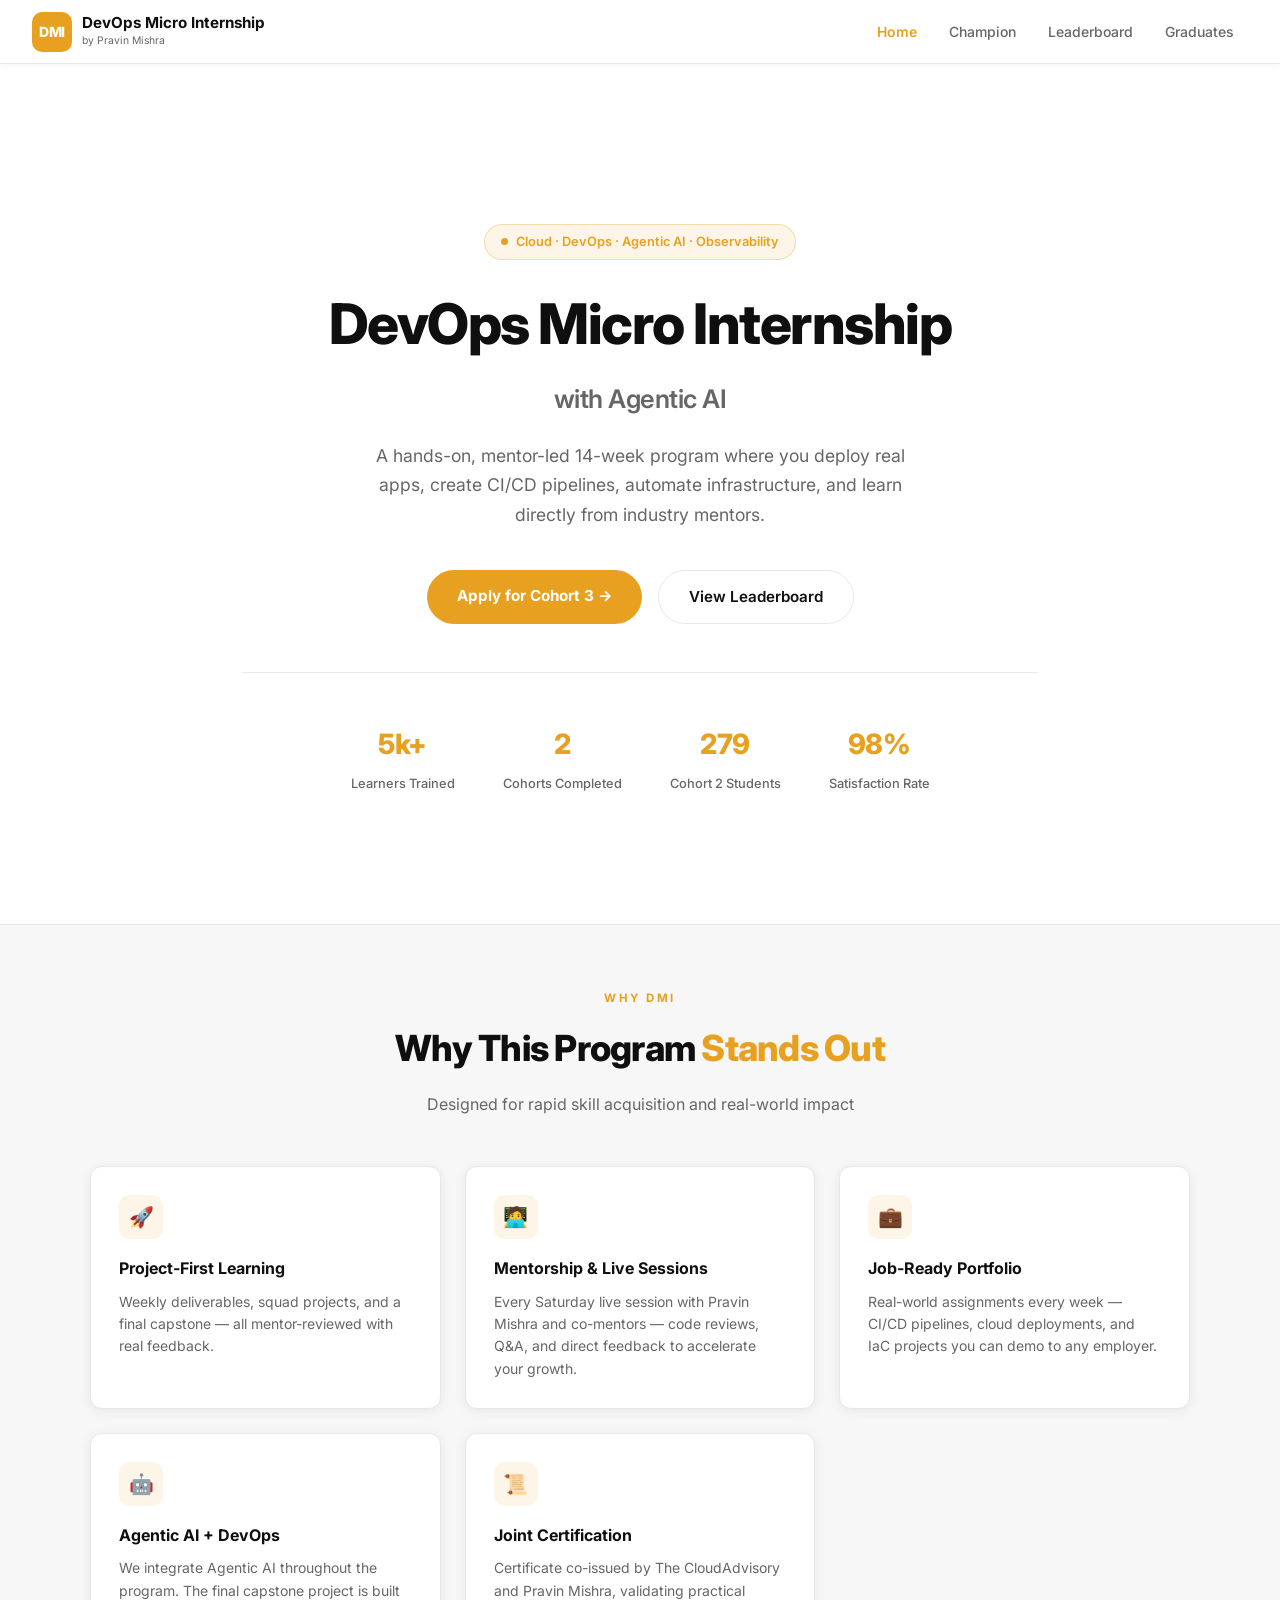
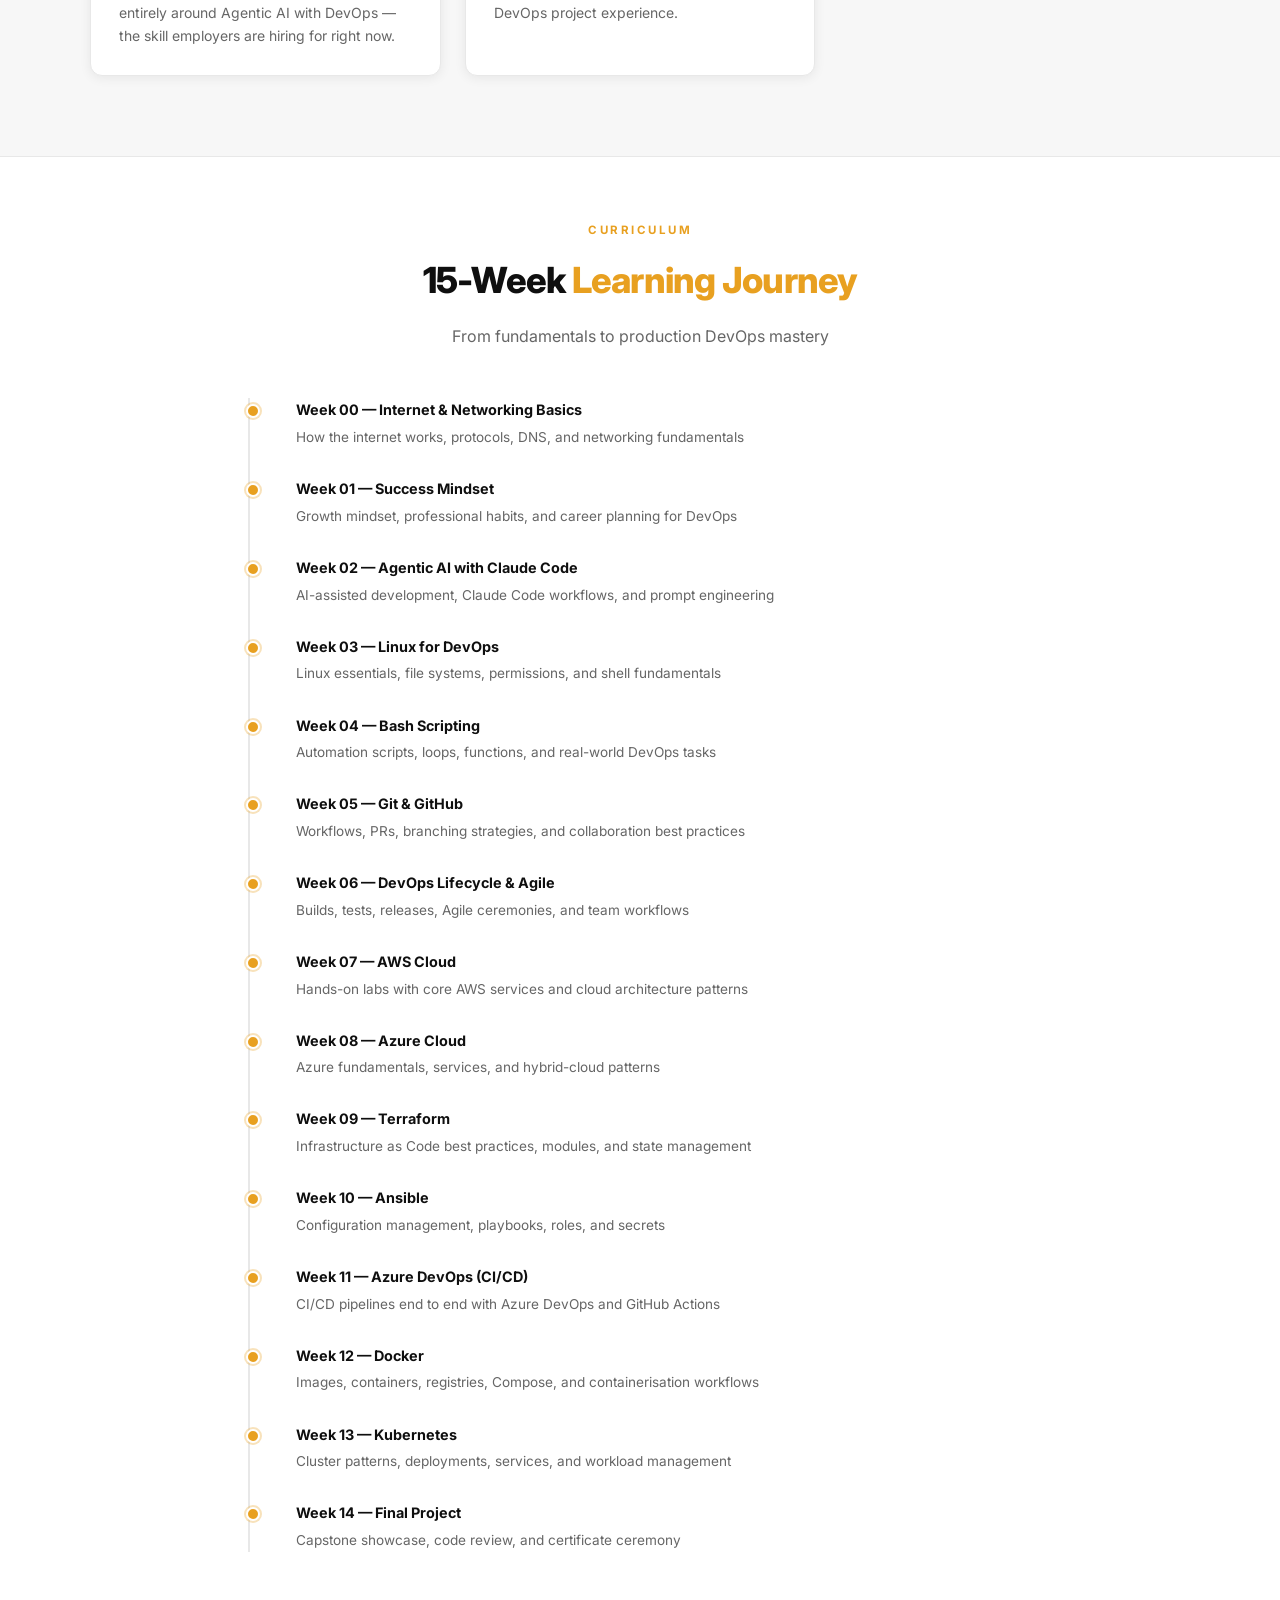
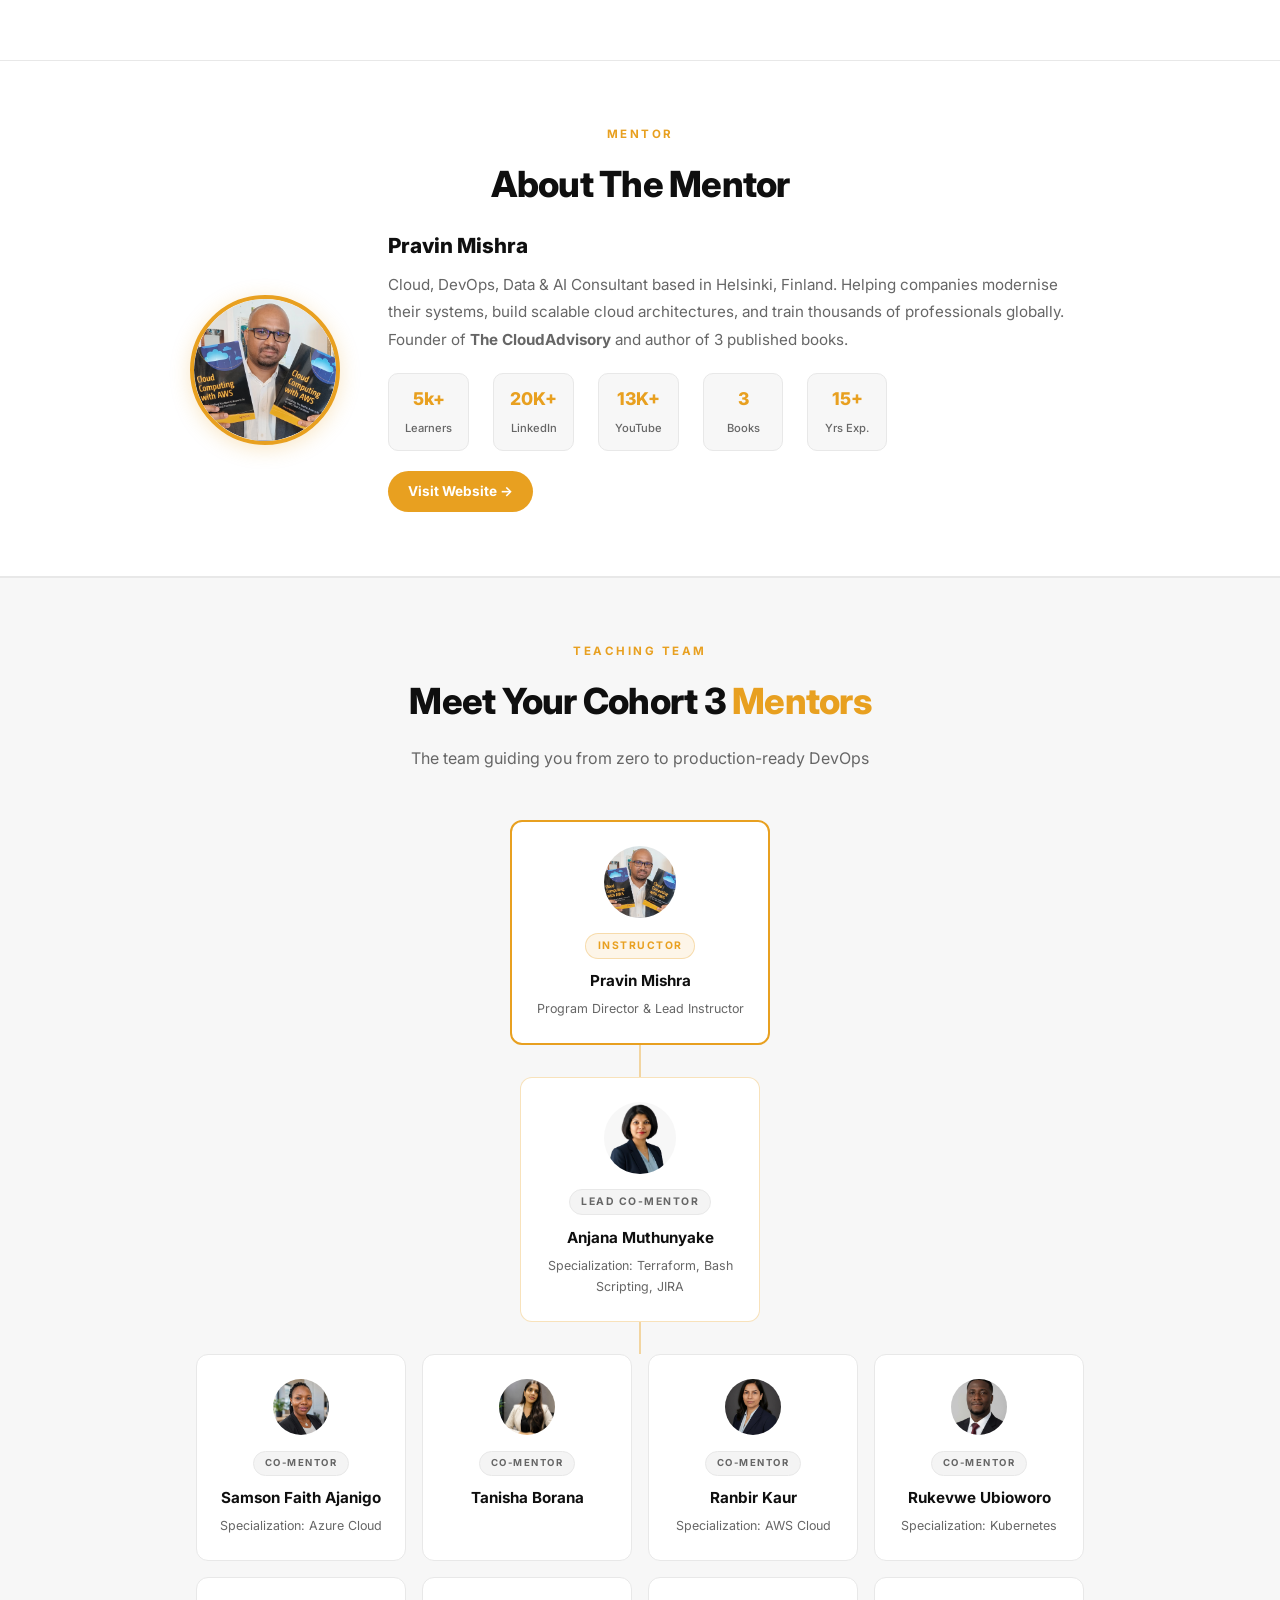
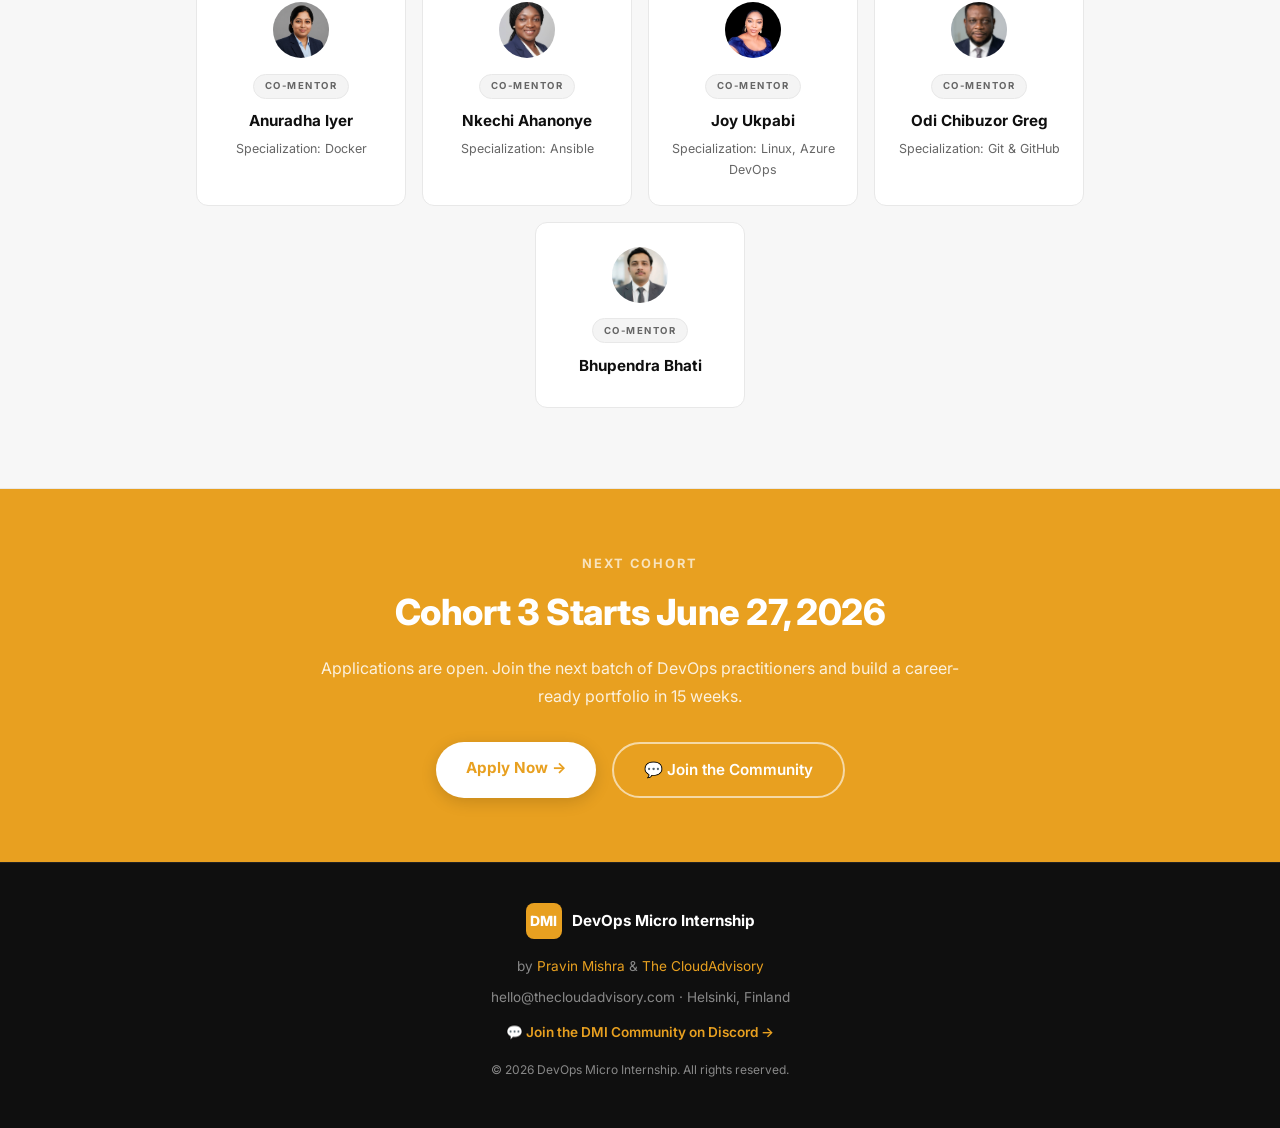
<file: index.html>
<!DOCTYPE html>
<html lang="en">
<head>
  <meta charset="UTF-8" />
  <meta name="viewport" content="width=device-width, initial-scale=1.0" />
  <title>DMI — DevOps Micro Internship with Agentic AI by Pravin Mishra</title>
  <meta name="description" content="A hands-on, mentor-led 14-week program combining DevOps and Agentic AI — deploy real apps, build CI/CD pipelines, and ship a capstone project powered by AI." />
  <link rel="stylesheet" href="styles.css" />
  <link rel="preconnect" href="https://fonts.googleapis.com" />
  <link href="https://fonts.googleapis.com/css2?family=Inter:wght@400;500;600;700;800&display=swap" rel="stylesheet" />
  <style>
    .btn-primary {
      display: inline-block;
      background: var(--accent);
      color: #fff;
      padding: 13px 30px;
      border-radius: 100px;
      font-weight: 700;
      text-decoration: none;
      font-size: 0.95rem;
      transition: background 0.2s, transform 0.2s;
    }
    .btn-primary:hover { background: var(--accent-hover); transform: translateY(-1px); }

    .btn-secondary {
      display: inline-block;
      background: transparent;
      color: var(--text);
      padding: 13px 30px;
      border-radius: 100px;
      font-weight: 600;
      text-decoration: none;
      font-size: 0.95rem;
      border: 1px solid var(--border);
      transition: border-color 0.2s, background 0.2s;
    }
    .btn-secondary:hover { border-color: var(--accent); background: var(--accent-light); }

    .mentor-section {
      background: var(--bg-card);
      border-top: 1px solid var(--border);
      border-bottom: 1px solid var(--border);
    }

    .mentor-inner {
      display: flex;
      gap: 3rem;
      align-items: center;
      max-width: 900px;
      margin: 0 auto;
    }

    .mentor-avatar {
      width: 150px;
      height: 150px;
      border-radius: 50%;
      background: var(--accent-light);
      border: 4px solid var(--accent);
      flex-shrink: 0;
      display: flex;
      align-items: center;
      justify-content: center;
      font-size: 2.5rem;
      font-weight: 800;
      color: var(--accent);
      overflow: hidden;
      box-shadow: 0 4px 20px rgba(232,160,32,0.25);
    }

    .mentor-avatar img { width: 100%; height: 100%; object-fit: cover; border-radius: 50%; }

    .mentor-stats {
      display: flex;
      gap: 1.5rem;
      flex-wrap: wrap;
      margin-top: 1.25rem;
    }

    .mentor-stat {
      text-align: center;
      background: var(--bg-section);
      border: 1px solid var(--border);
      border-radius: 10px;
      padding: 0.6rem 1rem;
      min-width: 80px;
    }

    .mentor-stat .val {
      font-size: 1.1rem;
      font-weight: 800;
      color: var(--accent);
      display: block;
    }

    .mentor-stat .lbl {
      font-size: 0.7rem;
      color: var(--text-muted);
      font-weight: 500;
    }

    .cta-banner {
      background: var(--accent);
      padding: 4rem 2rem;
      text-align: center;
    }

    .cta-banner h2 {
      font-size: clamp(1.6rem, 3vw, 2.25rem);
      font-weight: 800;
      color: #fff;
      margin-bottom: 0.75rem;
      letter-spacing: -0.5px;
    }

    .cta-banner p {
      color: rgba(255,255,255,0.85);
      font-size: 1rem;
      margin-bottom: 2rem;
    }

    .btn-white {
      display: inline-block;
      background: #fff;
      color: var(--accent);
      padding: 13px 30px;
      border-radius: 100px;
      font-weight: 700;
      text-decoration: none;
      font-size: 0.95rem;
      transition: transform 0.2s, box-shadow 0.2s;
      box-shadow: 0 4px 16px rgba(0,0,0,0.15);
    }
    .btn-white:hover { transform: translateY(-2px); box-shadow: 0 6px 20px rgba(0,0,0,0.2); }

    .btn-outline-white {
      display: inline-block;
      background: transparent;
      color: #fff;
      padding: 13px 30px;
      border-radius: 100px;
      font-weight: 600;
      text-decoration: none;
      font-size: 0.95rem;
      border: 2px solid rgba(255,255,255,0.6);
      transition: background 0.2s;
    }
    .btn-outline-white:hover { background: rgba(255,255,255,0.15); }

    .timeline {
      position: relative;
      max-width: 800px;
      margin: 0 auto;
      padding-left: 2rem;
    }

    .timeline::before {
      content: '';
      position: absolute;
      left: 8px;
      top: 0;
      bottom: 0;
      width: 2px;
      background: var(--border);
    }

    .timeline-item {
      position: relative;
      margin-bottom: 1.75rem;
      padding-left: 1.5rem;
    }

    .timeline-item::before {
      content: '';
      position: absolute;
      left: -1.65rem;
      top: 6px;
      width: 10px;
      height: 10px;
      border-radius: 50%;
      background: var(--accent);
      border: 2px solid #fff;
      box-shadow: 0 0 0 2px var(--accent-border);
    }

    .timeline-item h4 {
      font-size: 0.9rem;
      font-weight: 700;
      margin-bottom: 0.2rem;
      color: var(--text);
    }

    .timeline-item p {
      font-size: 0.85rem;
      color: var(--text-muted);
    }

    @media (max-width: 640px) {
      .mentor-inner { flex-direction: column; text-align: center; }
      .mentor-stats { justify-content: center; }
    }

    /* Teaching Team */
    .team-hierarchy { display: flex; flex-direction: column; align-items: center; gap: 0; }
    .team-tier { display: flex; justify-content: center; width: 100%; }
    .team-connector {
      width: 2px; height: 2rem; background: var(--accent); opacity: 0.4; margin: 0 auto;
    }
    .team-card {
      background: var(--bg-card); border: 1px solid var(--border); border-radius: 12px;
      padding: 1.5rem 1.25rem; text-align: center; transition: border-color 0.2s, box-shadow 0.2s;
    }
    .team-card:hover { border-color: var(--accent); box-shadow: 0 4px 16px rgba(232,160,32,0.12); }
    .team-card--instructor { border: 2px solid var(--accent); max-width: 260px; width: 100%; }
    .team-card--colead { border: 1.5px solid var(--accent-border); max-width: 240px; width: 100%; }
    .team-card--comentor { flex: 1 1 180px; min-width: 150px; max-width: 210px; }
    .team-grid {
      display: flex; flex-wrap: wrap; justify-content: center; gap: 1rem;
      max-width: 900px; width: 100%;
    }
    .team-avatar {
      width: 72px; height: 72px; border-radius: 50%; margin: 0 auto 0.75rem;
      overflow: hidden; display: flex; align-items: center; justify-content: center;
      font-size: 1.35rem; font-weight: 700; color: #fff; letter-spacing: 0.5px;
    }
    .team-avatar img { width: 100%; height: 100%; object-fit: cover; }
    .team-avatar--sm { width: 56px; height: 56px; font-size: 1rem; }
    .team-role-badge {
      display: inline-block; font-size: 0.65rem; font-weight: 700; letter-spacing: 1.5px;
      text-transform: uppercase; color: var(--accent); background: var(--accent-light);
      border: 1px solid var(--accent-border); border-radius: 20px;
      padding: 0.2rem 0.7rem; margin-bottom: 0.6rem;
    }
    .team-role-badge--colead { color: var(--text-muted); background: var(--bg-card2); border-color: var(--border); }
    .team-role-badge--comentor { color: var(--text-muted); background: var(--bg-card2); border-color: var(--border); font-size: 0.6rem; }
    .team-card h3 { font-size: 0.95rem; font-weight: 700; color: var(--text); margin: 0 0 0.25rem; }
    .team-card p { font-size: 0.78rem; color: var(--text-muted); margin: 0; }
    @media (max-width: 640px) {
      .team-card--comentor { flex: 1 1 140px; }
    }
  </style>
</head>
<body>

<nav id="navbar">
  <a href="index.html" class="nav-logo">
    <div class="logo-icon">DMI</div>
    <div>
      <div class="logo-text">DevOps Micro Internship</div>
      <div class="logo-sub">by Pravin Mishra</div>
    </div>
  </a>
  <ul class="nav-links" id="navLinks">
    <li><a href="index.html" class="active">Home</a></li>
    <li><a href="champion.html">Champion</a></li>
    <li><a href="leaderboard.html">Leaderboard</a></li>
    <li><a href="graduates.html">Graduates</a></li>
  </ul>
  <div class="nav-toggle" id="navToggle" aria-label="Toggle menu">
    <span></span><span></span><span></span>
  </div>
</nav>

<!-- HERO -->
<section style="padding: 5rem 2rem 4rem; background: var(--bg);">
  <div class="hero">
    <div class="hero-badge">
      <span class="dot"></span>
      Cloud · DevOps · Agentic AI · Observability
    </div>
    <h1>
      DevOps Micro Internship<br>
      <span style="font-size:clamp(1.1rem,2.5vw,1.6rem);font-weight:600;color:var(--text-muted);letter-spacing:-0.5px;">with Agentic AI</span>
    </h1>
    <p>A hands-on, mentor-led 14-week program where you deploy real apps, create CI/CD pipelines, automate infrastructure, and learn directly from industry mentors.</p>
    <div style="display:flex; gap:1rem; justify-content:center; flex-wrap:wrap;">
      <a href="https://docs.google.com/forms/d/e/1FAIpQLSel7ai7nyb0P1qLW4vEyfB_nEsD4lUF1XG88vmAaFGBOb6hPA/viewform" target="_blank" rel="noopener" class="btn-primary">Apply for Cohort 3 →</a>
      <a href="leaderboard.html" class="btn-secondary">View Leaderboard</a>
    </div>
    <div class="hero-stats">
      <div class="stat"><span class="num">5k+</span><span class="label">Learners Trained</span></div>
      <div class="stat"><span class="num">2</span><span class="label">Cohorts Completed</span></div>
      <div class="stat"><span class="num">279</span><span class="label">Cohort 2 Students</span></div>
      <div class="stat"><span class="num">98%</span><span class="label">Satisfaction Rate</span></div>
    </div>
  </div>
</section>

<!-- WHY DMI -->
<section style="padding: 4rem 2rem 5rem; background: var(--bg-section); border-top: 1px solid var(--border); border-bottom: 1px solid var(--border);">
  <div class="container">
    <div class="section-label">Why DMI</div>
    <h2 class="section-title">Why This Program <span style="color:var(--accent)">Stands Out</span></h2>
    <p class="section-sub">Designed for rapid skill acquisition and real-world impact</p>
    <div class="cards">
      <div class="card">
        <div class="card-icon">🚀</div>
        <h3>Project-First Learning</h3>
        <p>Weekly deliverables, squad projects, and a final capstone — all mentor-reviewed with real feedback.</p>
      </div>
      <div class="card">
        <div class="card-icon">🧑‍💻</div>
        <h3>Mentorship & Live Sessions</h3>
        <p>Every Saturday live session with Pravin Mishra and co-mentors — code reviews, Q&A, and direct feedback to accelerate your growth.</p>
      </div>
      <div class="card">
        <div class="card-icon">💼</div>
        <h3>Job-Ready Portfolio</h3>
        <p>Real-world assignments every week — CI/CD pipelines, cloud deployments, and IaC projects you can demo to any employer.</p>
      </div>
      <div class="card">
        <div class="card-icon">🤖</div>
        <h3>Agentic AI + DevOps</h3>
        <p>We integrate Agentic AI throughout the program. The final capstone project is built entirely around Agentic AI with DevOps — the skill employers are hiring for right now.</p>
      </div>
      <div class="card">
        <div class="card-icon">📜</div>
        <h3>Joint Certification</h3>
        <p>Certificate co-issued by The CloudAdvisory and Pravin Mishra, validating practical DevOps project experience.</p>
      </div>
    </div>
  </div>
</section>

<!-- CURRICULUM TIMELINE -->
<section style="padding: 4rem 2rem 5rem;">
  <div class="container">
    <div class="section-label">Curriculum</div>
    <h2 class="section-title">15-Week <span style="color:var(--accent)">Learning Journey</span></h2>
    <p class="section-sub">From fundamentals to production DevOps mastery</p>
    <div class="timeline">
      <div class="timeline-item"><h4>Week 00 — Internet &amp; Networking Basics</h4><p>How the internet works, protocols, DNS, and networking fundamentals</p></div>
      <div class="timeline-item"><h4>Week 01 — Success Mindset</h4><p>Growth mindset, professional habits, and career planning for DevOps</p></div>
      <div class="timeline-item"><h4>Week 02 — Agentic AI with Claude Code</h4><p>AI-assisted development, Claude Code workflows, and prompt engineering</p></div>
      <div class="timeline-item"><h4>Week 03 — Linux for DevOps</h4><p>Linux essentials, file systems, permissions, and shell fundamentals</p></div>
      <div class="timeline-item"><h4>Week 04 — Bash Scripting</h4><p>Automation scripts, loops, functions, and real-world DevOps tasks</p></div>
      <div class="timeline-item"><h4>Week 05 — Git &amp; GitHub</h4><p>Workflows, PRs, branching strategies, and collaboration best practices</p></div>
      <div class="timeline-item"><h4>Week 06 — DevOps Lifecycle &amp; Agile</h4><p>Builds, tests, releases, Agile ceremonies, and team workflows</p></div>
      <div class="timeline-item"><h4>Week 07 — AWS Cloud</h4><p>Hands-on labs with core AWS services and cloud architecture patterns</p></div>
      <div class="timeline-item"><h4>Week 08 — Azure Cloud</h4><p>Azure fundamentals, services, and hybrid-cloud patterns</p></div>
      <div class="timeline-item"><h4>Week 09 — Terraform</h4><p>Infrastructure as Code best practices, modules, and state management</p></div>
      <div class="timeline-item"><h4>Week 10 — Ansible</h4><p>Configuration management, playbooks, roles, and secrets</p></div>
      <div class="timeline-item"><h4>Week 11 — Azure DevOps (CI/CD)</h4><p>CI/CD pipelines end to end with Azure DevOps and GitHub Actions</p></div>
      <div class="timeline-item"><h4>Week 12 — Docker</h4><p>Images, containers, registries, Compose, and containerisation workflows</p></div>
      <div class="timeline-item"><h4>Week 13 — Kubernetes</h4><p>Cluster patterns, deployments, services, and workload management</p></div>
      <div class="timeline-item"><h4>Week 14 — Final Project</h4><p>Capstone showcase, code review, and certificate ceremony</p></div>
    </div>
  </div>
</section>

<!-- ABOUT MENTOR -->
<section class="mentor-section" style="padding: 4rem 2rem;">
  <div class="container">
    <div class="section-label">Mentor</div>
    <h2 class="section-title">About The Mentor</h2>
    <div class="mentor-inner">
      <div class="mentor-avatar"><img src="images/pravin-mishra.jpg" alt="Pravin Mishra"></div>
      <div>
        <h3 style="font-size:1.3rem;font-weight:800;margin-bottom:0.5rem;">Pravin Mishra</h3>
        <p style="color:var(--text-muted);font-size:0.95rem;line-height:1.8;margin-bottom:1rem;">
          Cloud, DevOps, Data & AI Consultant based in Helsinki, Finland. Helping companies modernise their systems, build scalable cloud architectures, and train thousands of professionals globally. Founder of <strong>The CloudAdvisory</strong> and author of 3 published books.
        </p>
        <div class="mentor-stats">
          <div class="mentor-stat"><span class="val">5k+</span><span class="lbl">Learners</span></div>
          <div class="mentor-stat"><span class="val">20K+</span><span class="lbl">LinkedIn</span></div>
          <div class="mentor-stat"><span class="val">13K+</span><span class="lbl">YouTube</span></div>
          <div class="mentor-stat"><span class="val">3</span><span class="lbl">Books</span></div>
          <div class="mentor-stat"><span class="val">15+</span><span class="lbl">Yrs Exp.</span></div>
        </div>
        <div style="margin-top:1.25rem;">
          <a href="https://pravinmishra.com" target="_blank" rel="noopener" class="btn-primary" style="font-size:0.85rem;padding:9px 20px;">Visit Website →</a>
        </div>
      </div>
    </div>
  </div>
</section>

<!-- TEACHING TEAM -->
<section style="padding: 4rem 2rem 5rem; background: var(--bg-section); border-top: 1px solid var(--border); border-bottom: 1px solid var(--border);">
  <div class="container">
    <div class="section-label">Teaching Team</div>
    <h2 class="section-title">Meet Your Cohort 3 <span style="color:var(--accent)">Mentors</span></h2>
    <p class="section-sub">The team guiding you from zero to production-ready DevOps</p>

    <div class="team-hierarchy" style="margin-top:2.5rem;">

      <!-- Instructor -->
      <div class="team-tier">
        <div class="team-card team-card--instructor">
          <div class="team-avatar" style="background:#E8A020;">
            <img src="images/pravin-mishra.jpg" alt="Pravin Mishra">
          </div>
          <div class="team-role-badge">Instructor</div>
          <h3>Pravin Mishra</h3>
          <p>Program Director &amp; Lead Instructor</p>
        </div>
      </div>

      <div class="team-connector"></div>

      <!-- Lead Co-Mentor -->
      <div class="team-tier">
        <div class="team-card team-card--colead">
          <div class="team-avatar" style="background:#6366f1;"><img src="images/anjana-m.jpeg" alt="Anjana Muthunyake"></div>
          <div class="team-role-badge team-role-badge--colead">Lead Co-Mentor</div>
          <h3>Anjana Muthunyake</h3>
          <p>Specialization: Terraform, Bash Scripting, JIRA</p>
        </div>
      </div>

      <div class="team-connector"></div>

      <!-- Co-Mentors -->
      <div class="team-tier">
        <div class="team-grid">

          <div class="team-card team-card--comentor">
            <div class="team-avatar team-avatar--sm" style="background:#0ea5e9;"><img src="images/SamsonFaithAjanigo.jpg" alt="Samson Faith Ajanigo"></div>
            <div class="team-role-badge team-role-badge--comentor">Co-Mentor</div>
            <h3>Samson Faith Ajanigo</h3>
            <p>Specialization: Azure Cloud</p>
          </div>

          <div class="team-card team-card--comentor">
            <div class="team-avatar team-avatar--sm" style="background:#10b981;"><img src="images/tanisha-b.jpeg" alt="Tanisha Borana"></div>
            <div class="team-role-badge team-role-badge--comentor">Co-Mentor</div>
            <h3>Tanisha Borana</h3>
          </div>

          <div class="team-card team-card--comentor">
            <div class="team-avatar team-avatar--sm" style="background:#f43f5e;"><img src="images/ranbir-k.jpeg" alt="Ranbir Kaur"></div>
            <div class="team-role-badge team-role-badge--comentor">Co-Mentor</div>
            <h3>Ranbir Kaur</h3>
            <p>Specialization: AWS Cloud</p>
          </div>

          <div class="team-card team-card--comentor">
            <div class="team-avatar team-avatar--sm" style="background:#8b5cf6;"><img src="images/RukevweUbioworo.jpg" alt="Rukevwe Ubioworo"></div>
            <div class="team-role-badge team-role-badge--comentor">Co-Mentor</div>
            <h3>Rukevwe Ubioworo</h3>
            <p>Specialization: Kubernetes</p>
          </div>

          <div class="team-card team-card--comentor">
            <div class="team-avatar team-avatar--sm" style="background:#f97316;"><img src="images/anuradha-iyer.jpeg" alt="Anuradha Iyer"></div>
            <div class="team-role-badge team-role-badge--comentor">Co-Mentor</div>
            <h3>Anuradha Iyer</h3>
            <p>Specialization: Docker</p>
          </div>

          <div class="team-card team-card--comentor">
            <div class="team-avatar team-avatar--sm" style="background:#06b6d4;"><img src="images/ahanonye-nkechi-anna.jpeg" alt="Nkechi Ahanonye"></div>
            <div class="team-role-badge team-role-badge--comentor">Co-Mentor</div>
            <h3>Nkechi Ahanonye</h3>
            <p>Specialization: Ansible</p>
          </div>

          <div class="team-card team-card--comentor">
            <div class="team-avatar team-avatar--sm" style="background:#84cc16;"><img src="images/JoyUkpabi.jpg" alt="Joy Ukpabi"></div>
            <div class="team-role-badge team-role-badge--comentor">Co-Mentor</div>
            <h3>Joy Ukpabi</h3>
            <p>Specialization: Linux, Azure DevOps</p>
          </div>

          <div class="team-card team-card--comentor">
            <div class="team-avatar team-avatar--sm" style="background:#ec4899;"><img src="images/gregodi.jpg" alt="Odi Chibuzor Greg"></div>
            <div class="team-role-badge team-role-badge--comentor">Co-Mentor</div>
            <h3>Odi Chibuzor Greg</h3>
            <p>Specialization: Git &amp; GitHub</p>
          </div>

          <div class="team-card team-card--comentor">
            <div class="team-avatar team-avatar--sm" style="background:#0891b2;"><img src="images/bhupendrabhati.jpg" alt="Bhupendra Bhati"></div>
            <div class="team-role-badge team-role-badge--comentor">Co-Mentor</div>
            <h3>Bhupendra Bhati</h3>
          </div>

        </div>
      </div>

    </div>
  </div>
</section>

<!-- COHORT 3 CTA BANNER -->
<div class="cta-banner">
  <div style="max-width:640px;margin:0 auto;">
    <p style="font-size:0.8rem;font-weight:700;letter-spacing:2px;text-transform:uppercase;color:rgba(255,255,255,0.7);margin-bottom:0.5rem;">Next Cohort</p>
    <h2>Cohort 3 Starts June 27, 2026</h2>
    <p>Applications are open. Join the next batch of DevOps practitioners and build a career-ready portfolio in 15 weeks.</p>
    <div style="display:flex;gap:1rem;justify-content:center;flex-wrap:wrap;">
      <a href="https://docs.google.com/forms/d/e/1FAIpQLSel7ai7nyb0P1qLW4vEyfB_nEsD4lUF1XG88vmAaFGBOb6hPA/viewform" target="_blank" rel="noopener" class="btn-white">Apply Now →</a>
      <a href="https://discord.pravinmishra.com/" target="_blank" rel="noopener" class="btn-outline-white">💬 Join the Community</a>
    </div>
  </div>
</div>

<footer>
  <a href="index.html" class="footer-logo">
    <div class="logo-icon">DMI</div>
    <span style="color:#fff;font-weight:700;font-size:0.95rem;">DevOps Micro Internship</span>
  </a>
  <p>by <a href="https://pravinmishra.com" target="_blank">Pravin Mishra</a> &amp; <a href="https://thecloudadvisory.com" target="_blank">The CloudAdvisory</a></p>
  <p style="margin-top:0.5rem;">hello@thecloudadvisory.com · Helsinki, Finland</p>
  <p style="margin-top:0.75rem;"><a href="https://discord.pravinmishra.com/" target="_blank" rel="noopener" style="color:var(--accent);font-weight:600;">💬 Join the DMI Community on Discord →</a></p>
  <p style="margin-top:1rem; font-size:0.75rem;">&copy; 2026 DevOps Micro Internship. All rights reserved.</p>
</footer>

<script src="app.js"></script>
</body>
</html>
</file>
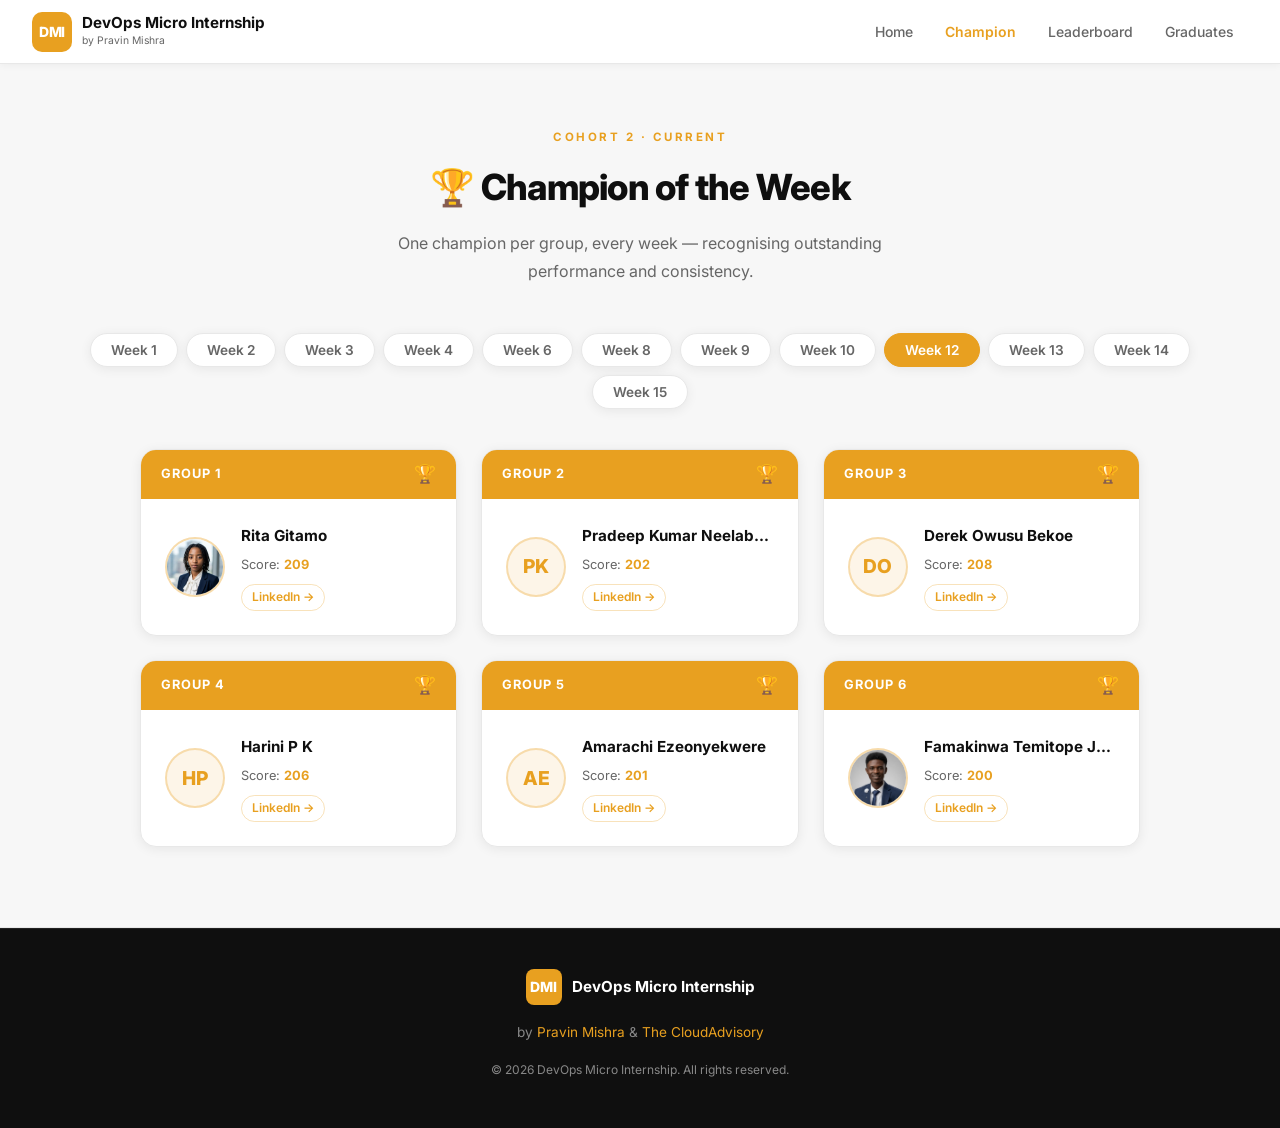
<file: champion.html>
<!DOCTYPE html>
<html lang="en">
<head>
  <meta charset="UTF-8" />
  <meta name="viewport" content="width=device-width, initial-scale=1.0" />
  <title>Champion of the Week — DMI</title>
  <meta name="description" content="Champion of the Week — DevOps Micro Internship by Pravin Mishra" />
  <link rel="stylesheet" href="styles.css" />
  <link rel="preconnect" href="https://fonts.googleapis.com" />
  <link href="https://fonts.googleapis.com/css2?family=Inter:wght@400;500;600;700;800&display=swap" rel="stylesheet" />
  <style>
    .week-tabs {
      display: flex;
      justify-content: center;
      gap: 0.5rem;
      flex-wrap: wrap;
      margin-bottom: 2.5rem;
    }
    .week-tab {
      background: var(--bg-card);
      border: 1px solid var(--border);
      color: var(--text-muted);
      padding: 8px 20px;
      border-radius: 100px;
      font-size: 0.85rem;
      cursor: pointer;
      font-weight: 600;
      font-family: var(--font);
      transition: all 0.2s;
      box-shadow: var(--shadow);
    }
    .week-tab:hover,
    .week-tab.active {
      background: var(--accent);
      border-color: var(--accent);
      color: #fff;
    }
    .champions-grid {
      display: grid;
      grid-template-columns: repeat(auto-fill, minmax(280px, 1fr));
      gap: 1.5rem;
      max-width: 1000px;
      margin: 0 auto;
    }
    .champ-card {
      background: var(--bg-card);
      border: 1px solid var(--border);
      border-radius: 16px;
      overflow: hidden;
      box-shadow: var(--shadow);
      transition: box-shadow 0.2s, transform 0.2s, border-color 0.2s;
    }
    .champ-card:hover {
      box-shadow: var(--shadow-hover);
      transform: translateY(-3px);
      border-color: var(--accent);
    }
    .champ-card-header {
      background: var(--accent);
      padding: 0.6rem 1.25rem;
      display: flex;
      align-items: center;
      justify-content: space-between;
    }
    .champ-card-header .group-label {
      color: #fff;
      font-weight: 700;
      font-size: 0.8rem;
      text-transform: uppercase;
      letter-spacing: 1px;
    }
    .champ-card-header .trophy { font-size: 1.1rem; }
    .champ-card-body {
      padding: 1.5rem;
      display: flex;
      align-items: center;
      gap: 1rem;
    }
    .champ-avatar {
      width: 60px;
      height: 60px;
      border-radius: 50%;
      background: var(--accent-light);
      border: 2px solid var(--accent-border);
      display: flex;
      align-items: center;
      justify-content: center;
      font-size: 1.2rem;
      font-weight: 800;
      color: var(--accent);
      flex-shrink: 0;
      overflow: hidden;
    }
    .champ-avatar img { width: 100%; height: 100%; object-fit: cover; }
    .champ-info { flex: 1; min-width: 0; }
    .champ-name {
      font-weight: 700;
      font-size: 0.95rem;
      color: var(--text);
      margin-bottom: 0.35rem;
      white-space: nowrap;
      overflow: hidden;
      text-overflow: ellipsis;
    }
    .champ-score {
      font-size: 0.8rem;
      color: var(--text-muted);
      margin-bottom: 0.4rem;
    }
    .champ-score span {
      color: var(--accent);
      font-weight: 700;
    }
    .champ-linkedin {
      display: inline-block;
      color: var(--accent);
      font-size: 0.75rem;
      font-weight: 600;
      text-decoration: none;
      border: 1px solid var(--accent-border);
      border-radius: 100px;
      padding: 2px 10px;
      transition: background 0.2s;
    }
    .champ-linkedin:hover { background: var(--accent-light); }
  </style>
</head>
<body>

<nav id="navbar">
  <a href="index.html" class="nav-logo">
    <div class="logo-icon">DMI</div>
    <div>
      <div class="logo-text">DevOps Micro Internship</div>
      <div class="logo-sub">by Pravin Mishra</div>
    </div>
  </a>
  <ul class="nav-links" id="navLinks">
    <li><a href="index.html">Home</a></li>
    <li><a href="champion.html" class="active">Champion</a></li>
    <li><a href="leaderboard.html">Leaderboard</a></li>
    <li><a href="graduates.html">Graduates</a></li>
  </ul>
  <div class="nav-toggle" id="navToggle" aria-label="Toggle menu">
    <span></span><span></span><span></span>
  </div>
</nav>

<section style="padding: 4rem 2rem 5rem; background: var(--bg-section); border-bottom: 1px solid var(--border);">
  <div class="container">

    <div class="section-label" id="cohortLabel">Cohort 2 · Current</div>
    <h2 class="section-title">🏆 Champion of the Week</h2>
    <p class="section-sub">One champion per group, every week — recognising outstanding performance and consistency.</p>

    <!-- Week tabs -->
    <div class="week-tabs" id="weekTabs"></div>

    <!-- Champions grid -->
    <div id="champLoading" class="lb-loading">
      <div class="lb-spinner"></div>
      Loading champions…
    </div>
    <div class="champions-grid" id="champGrid" style="display:none;"></div>

  </div>
</section>

<footer>
  <a href="index.html" class="footer-logo">
    <div class="logo-icon">DMI</div>
    <span style="color:#fff;font-weight:700;font-size:0.95rem;">DevOps Micro Internship</span>
  </a>
  <p>by <a href="https://pravinmishra.com" target="_blank">Pravin Mishra</a> &amp; <a href="https://thecloudadvisory.com" target="_blank">The CloudAdvisory</a></p>
  <p style="margin-top:1rem; font-size:0.75rem;">&copy; 2026 DevOps Micro Internship. All rights reserved.</p>
</footer>

<script src="app.js"></script>
<script>
  function escHtml(str) {
    if (!str) return '';
    return str.replace(/&/g,'&amp;').replace(/</g,'&lt;').replace(/>/g,'&gt;');
  }

  function initials(name) {
    return name.split(' ').map(w => w[0]).slice(0, 2).join('').toUpperCase();
  }

  function normaliseLinkedIn(url) {
    if (!url || !url.trim()) return '';
    url = url.trim();
    if (!url.startsWith('http')) url = 'https://' + url;
    return url;
  }

  let data = null;
  let activeWeek = 1;

  function renderWeekTabs() {
    const tabs = document.getElementById('weekTabs');
    tabs.innerHTML = data.weeks.map(w => `
      <button class="week-tab ${w.week === activeWeek ? 'active' : ''}" data-week="${w.week}">
        Week ${w.week}
      </button>
    `).join('');
    tabs.querySelectorAll('.week-tab').forEach(btn => {
      btn.addEventListener('click', () => {
        activeWeek = parseInt(btn.dataset.week);
        renderWeekTabs();
        renderChampions();
      });
    });
  }

  function renderChampions() {
    const weekData = data.weeks.find(w => w.week === activeWeek);
    const grid = document.getElementById('champGrid');
    if (!weekData || !weekData.champions.length) {
      grid.innerHTML = `<p style="color:var(--text-muted);text-align:center;grid-column:1/-1;">No champions yet for this week.</p>`;
      return;
    }
    grid.innerHTML = weekData.champions.map(c => {
      const li = normaliseLinkedIn(c.linkedin);
      return `
        <div class="champ-card">
          <div class="champ-card-header">
            <span class="group-label">${escHtml(c.group)}</span>
            <span class="trophy">🏆</span>
          </div>
          <div class="champ-card-body">
            <div class="champ-avatar">
              ${c.photo ? `<img src="${escHtml(c.photo)}" alt="${escHtml(c.name)}">` : initials(c.name)}
            </div>
            <div class="champ-info">
              <div class="champ-name">${escHtml(c.name)}</div>
              <div class="champ-score">Score: <span>${c.score}</span></div>
              ${c.comment ? `<div style="font-size:0.78rem;color:var(--text-muted);margin:0.4rem 0;font-style:italic;line-height:1.4;">"${escHtml(c.comment)}"</div>` : ''}
              ${li ? `<a href="${escHtml(li)}" target="_blank" rel="noopener" class="champ-linkedin">LinkedIn →</a>` : ''}
            </div>
          </div>
        </div>
      `;
    }).join('');
  }

  fetch('data/champion.json')
    .then(r => r.json())
    .then(json => {
      data = json;
      activeWeek = json.current_week;
      document.getElementById('cohortLabel').textContent = json.cohort + ' · Current';
      document.getElementById('champLoading').style.display = 'none';
      document.getElementById('champGrid').style.display = 'grid';
      renderWeekTabs();
      renderChampions();
    })
    .catch(() => {
      document.getElementById('champLoading').innerHTML =
        '<p style="color:var(--text-muted)">Champion data not available yet.</p>';
    });
</script>
</body>
</html>
</file>
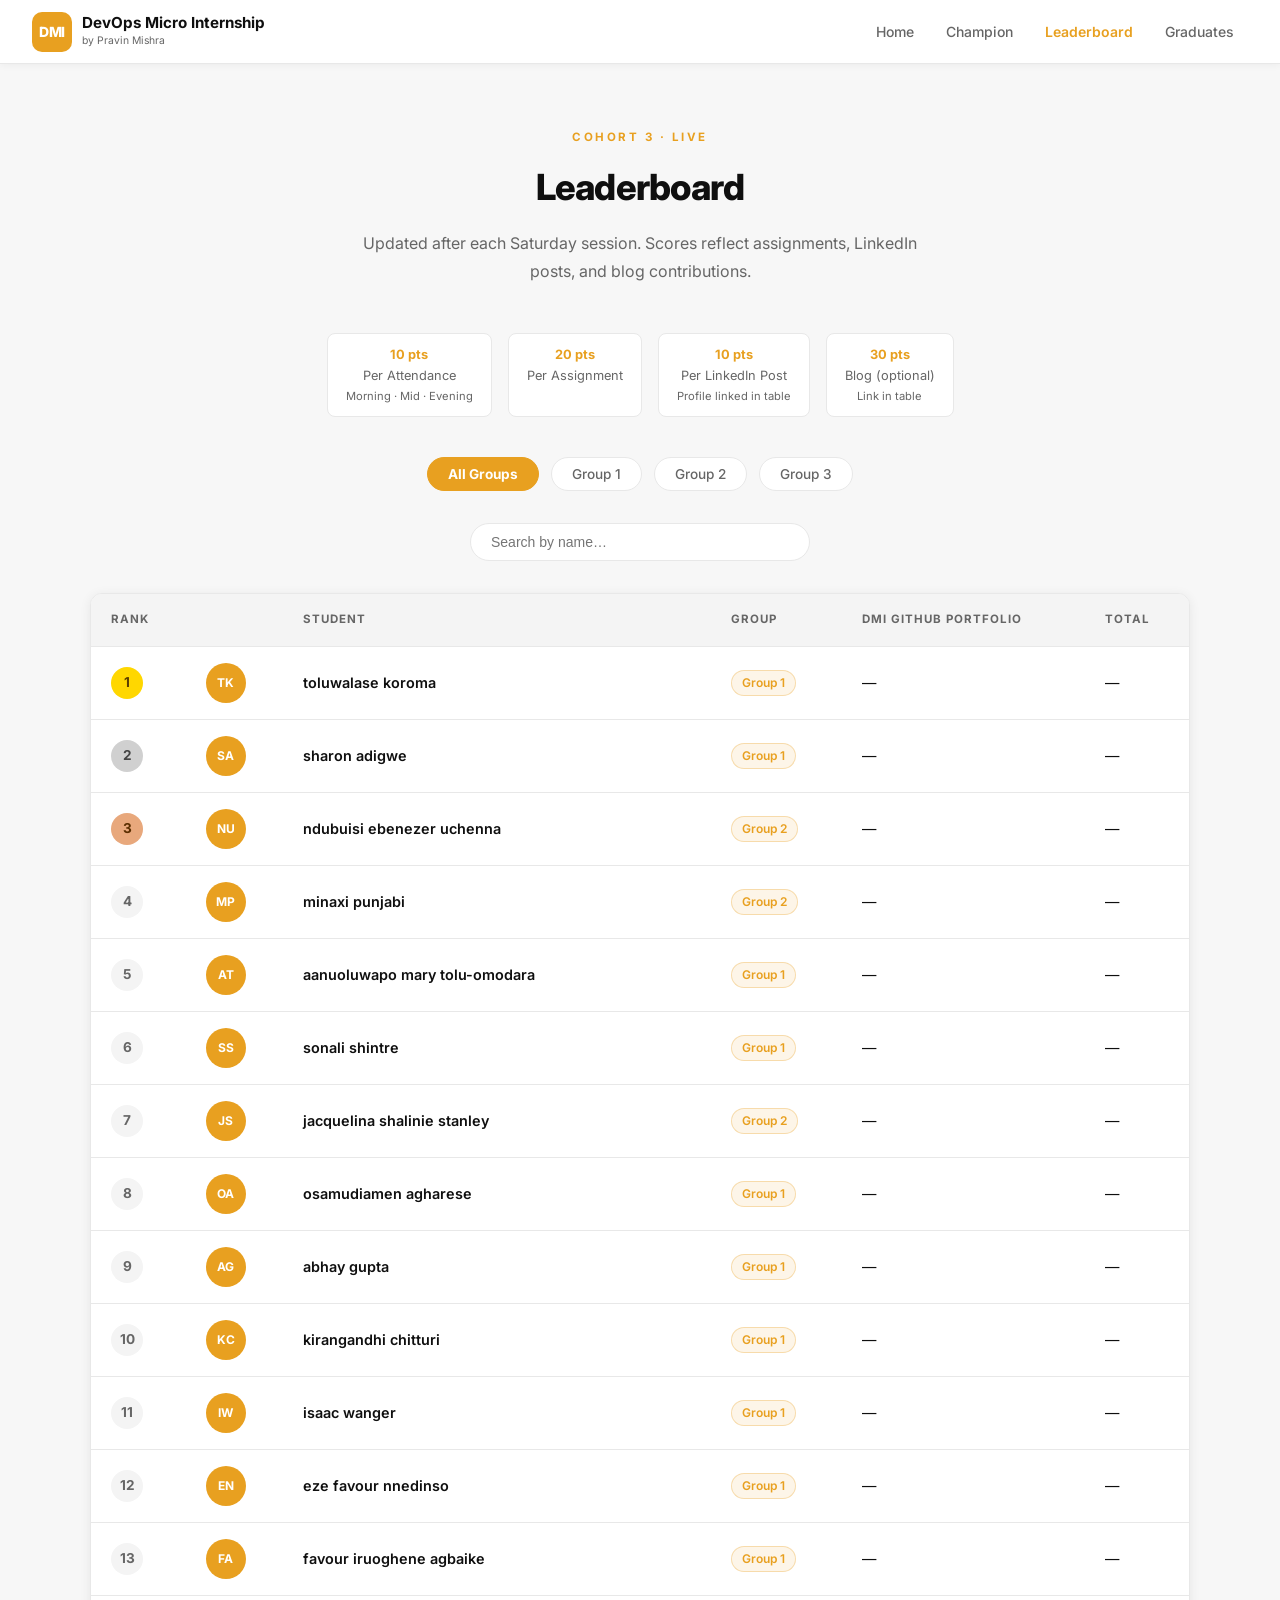
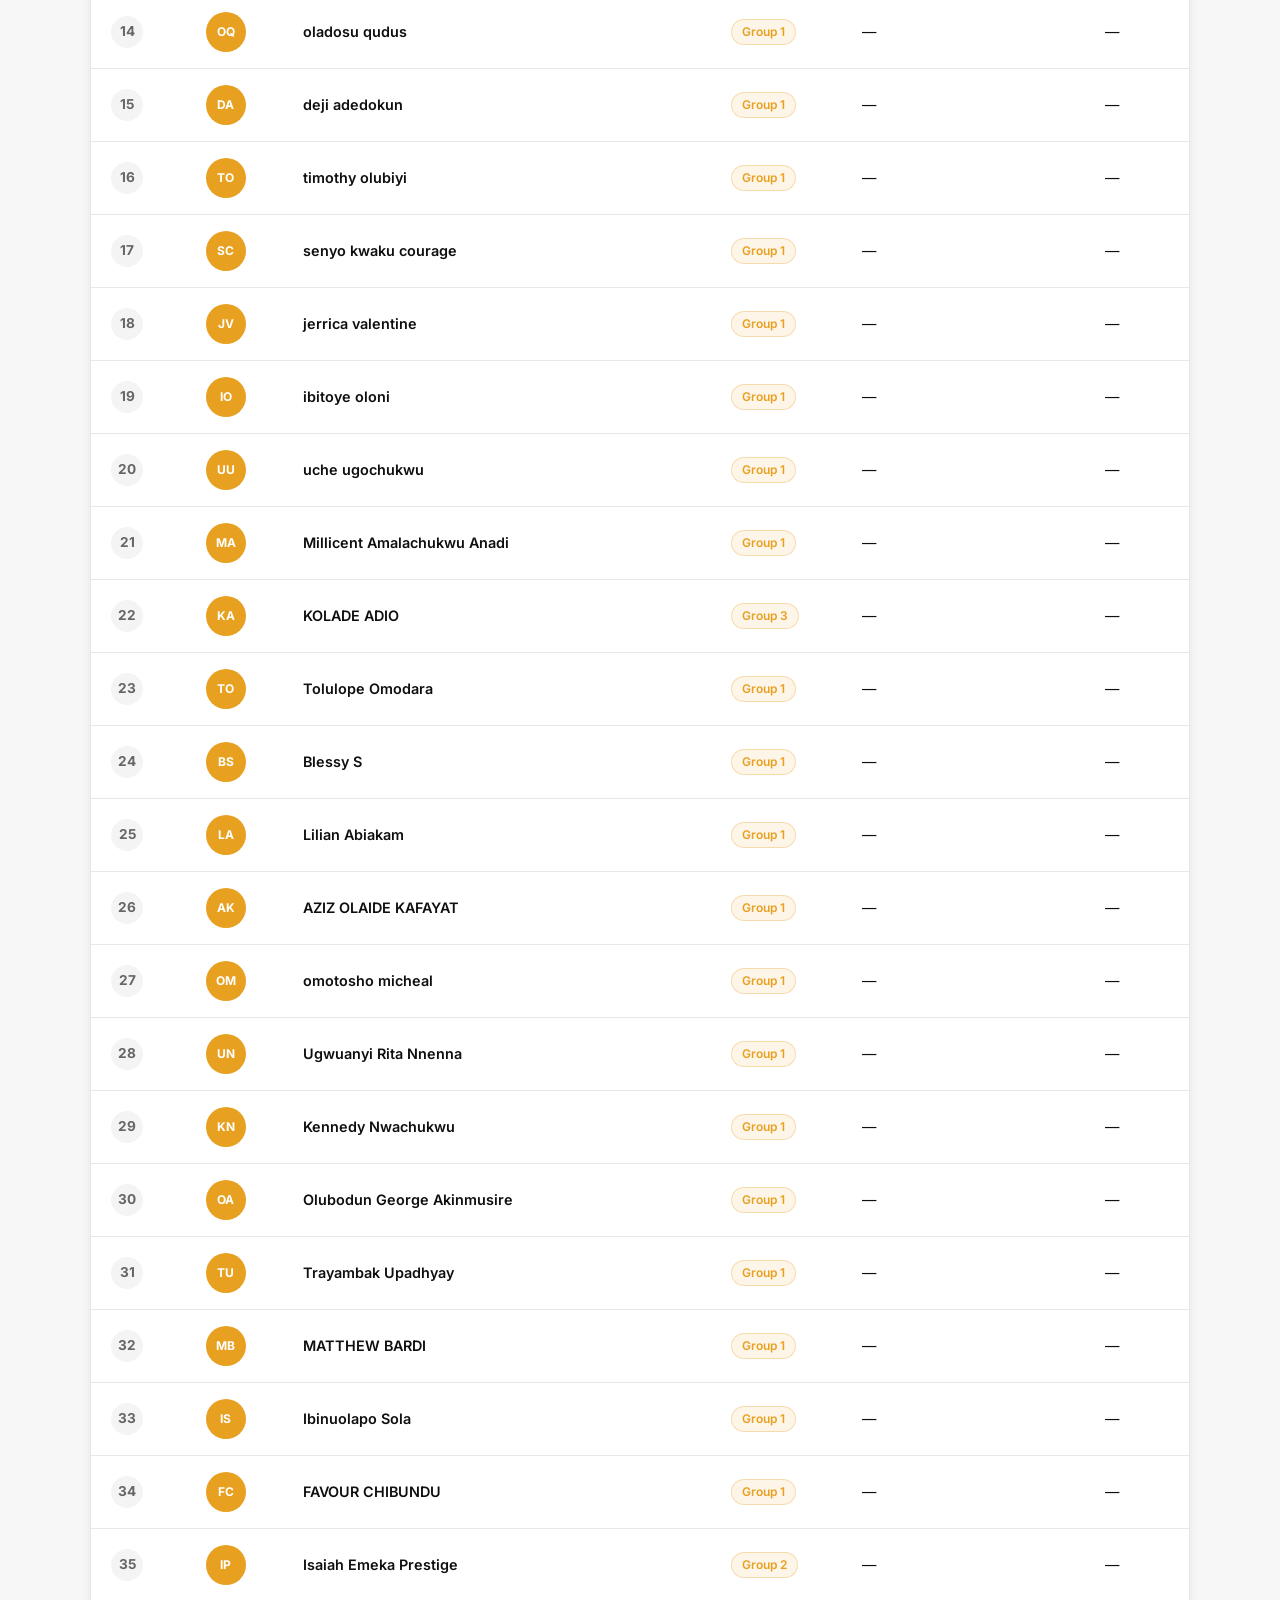
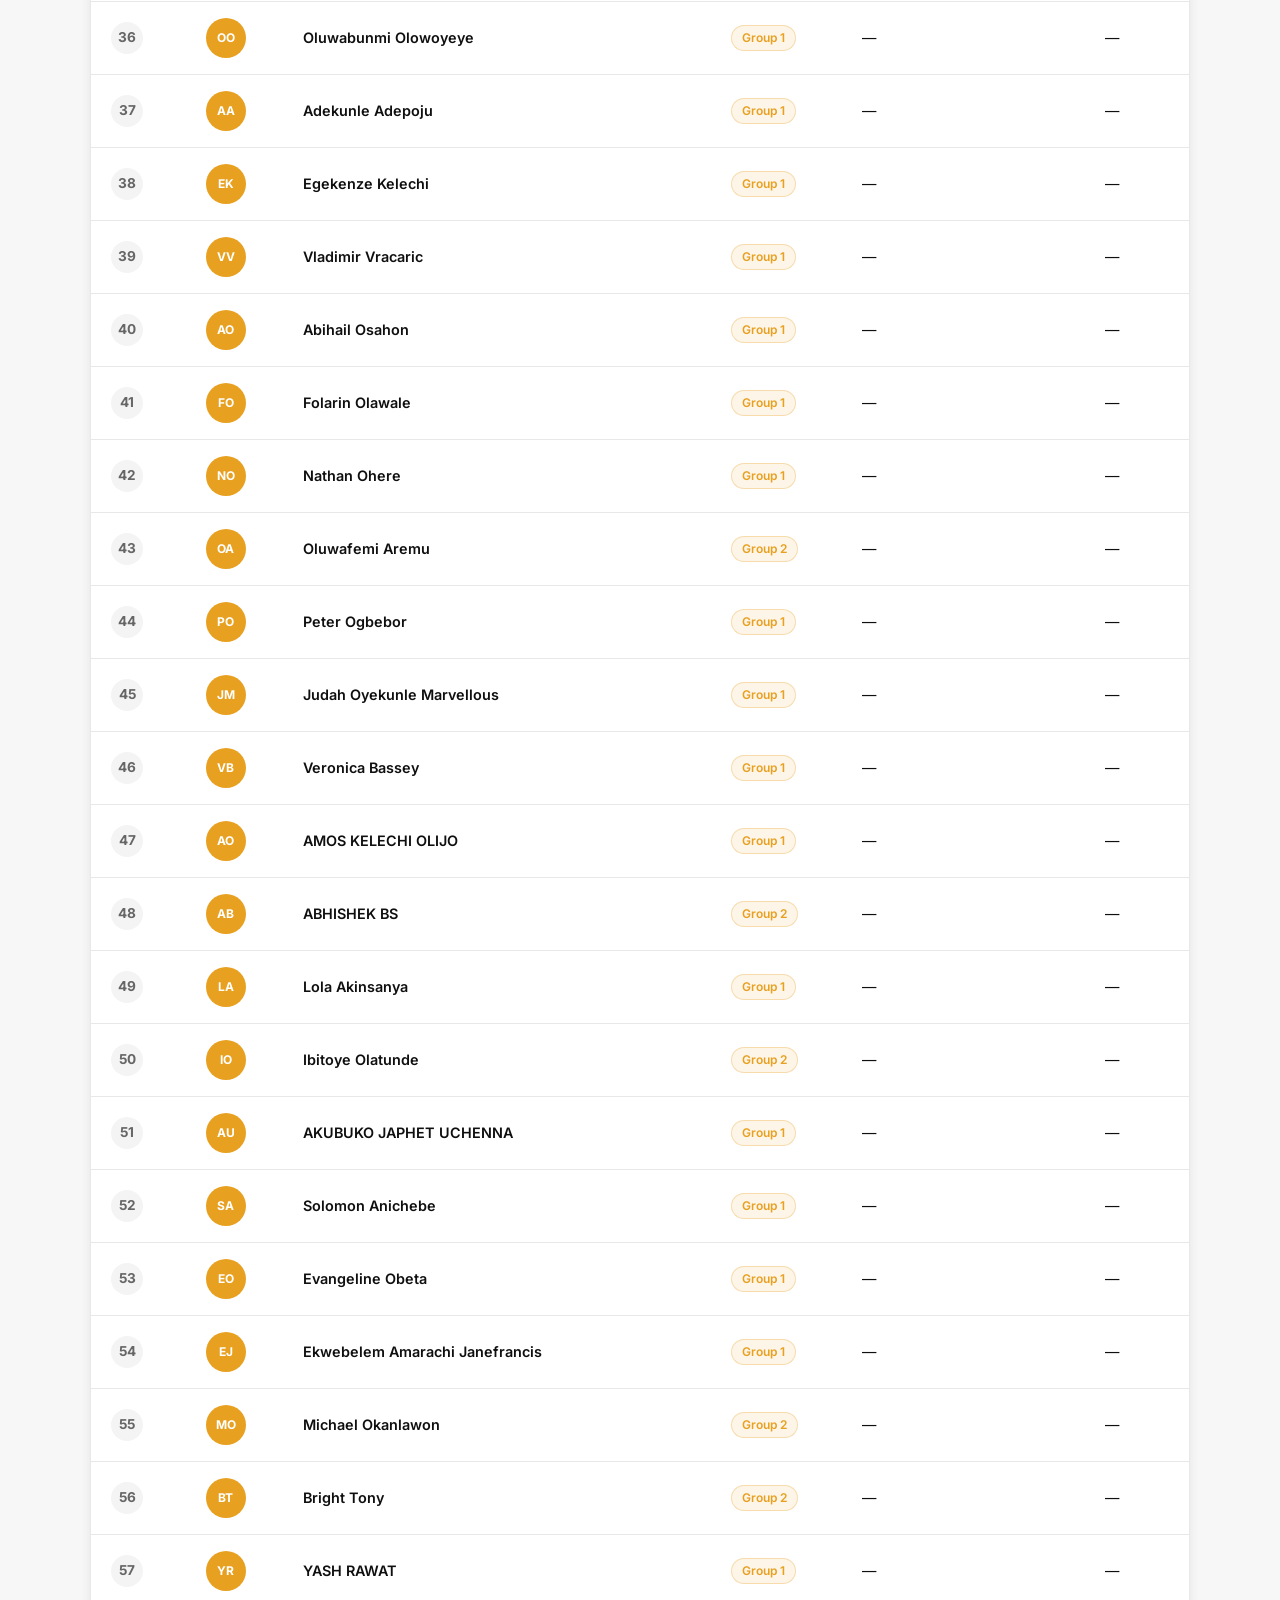
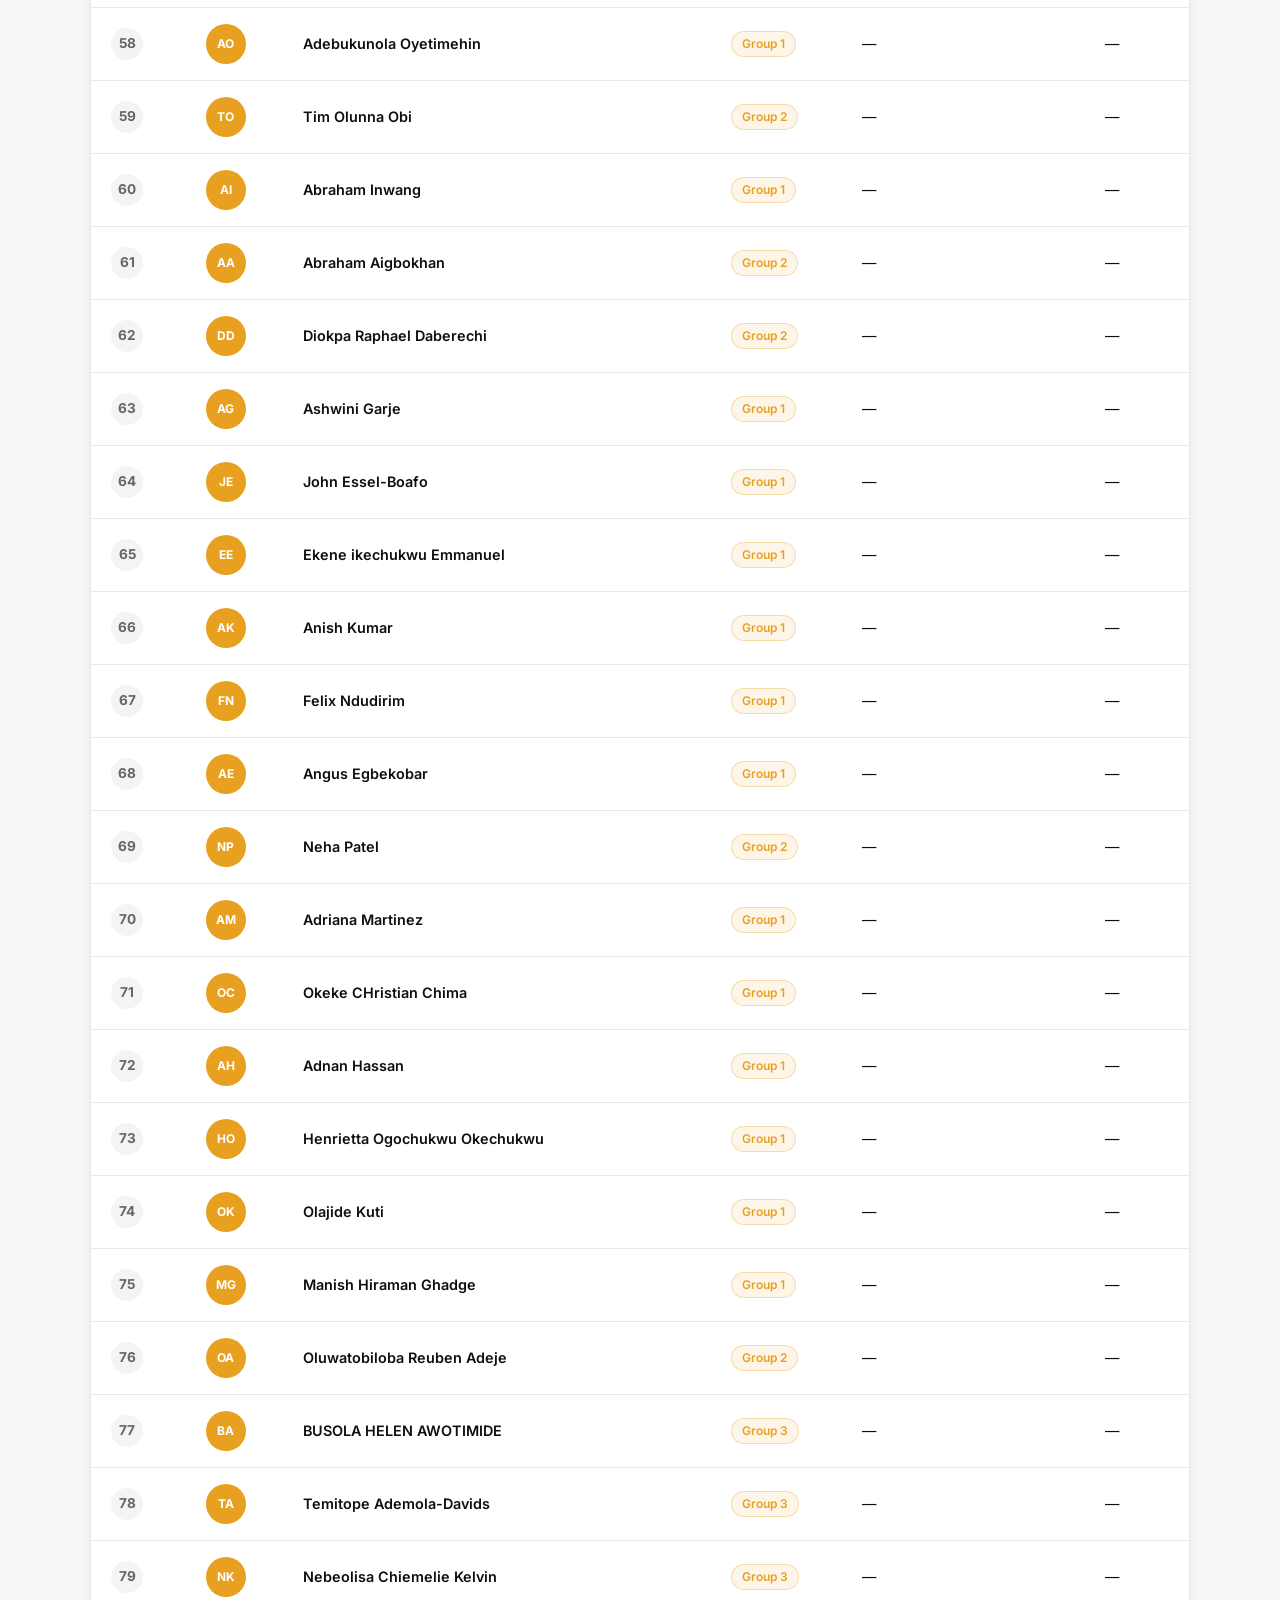
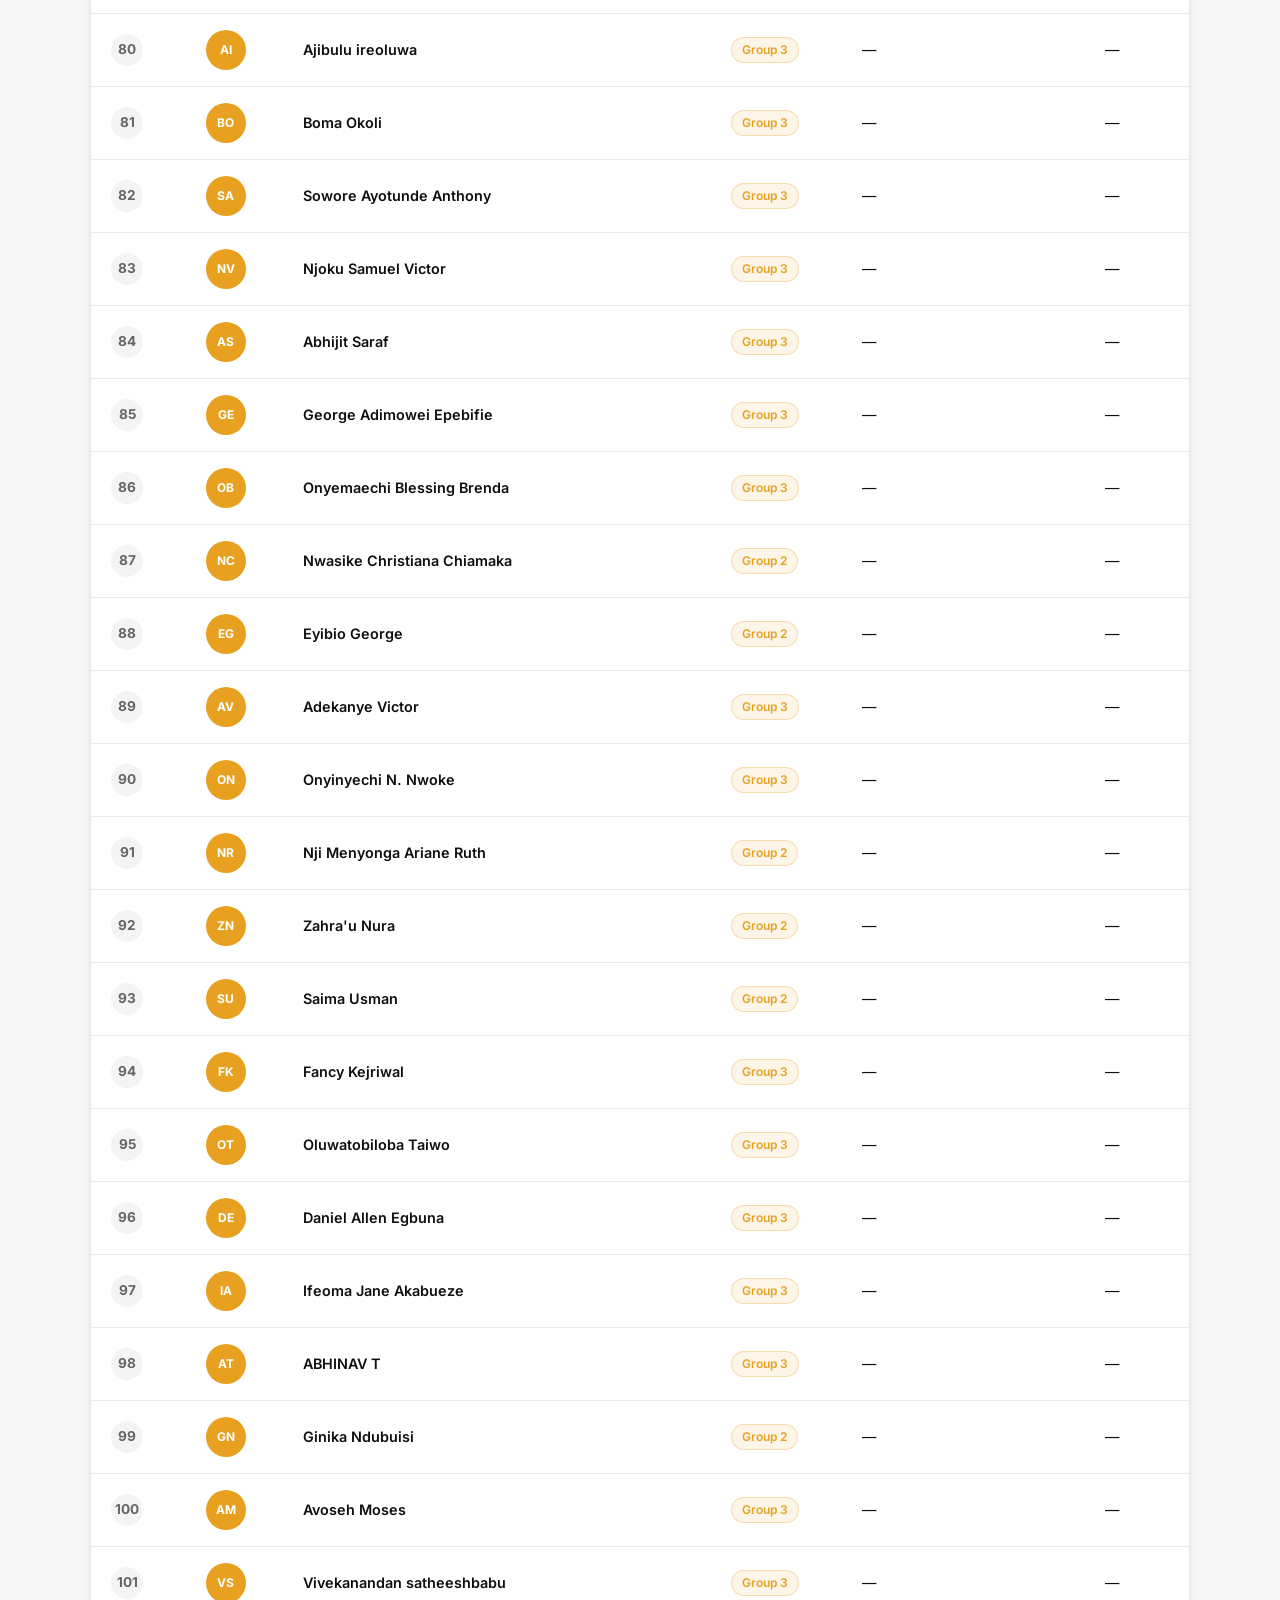
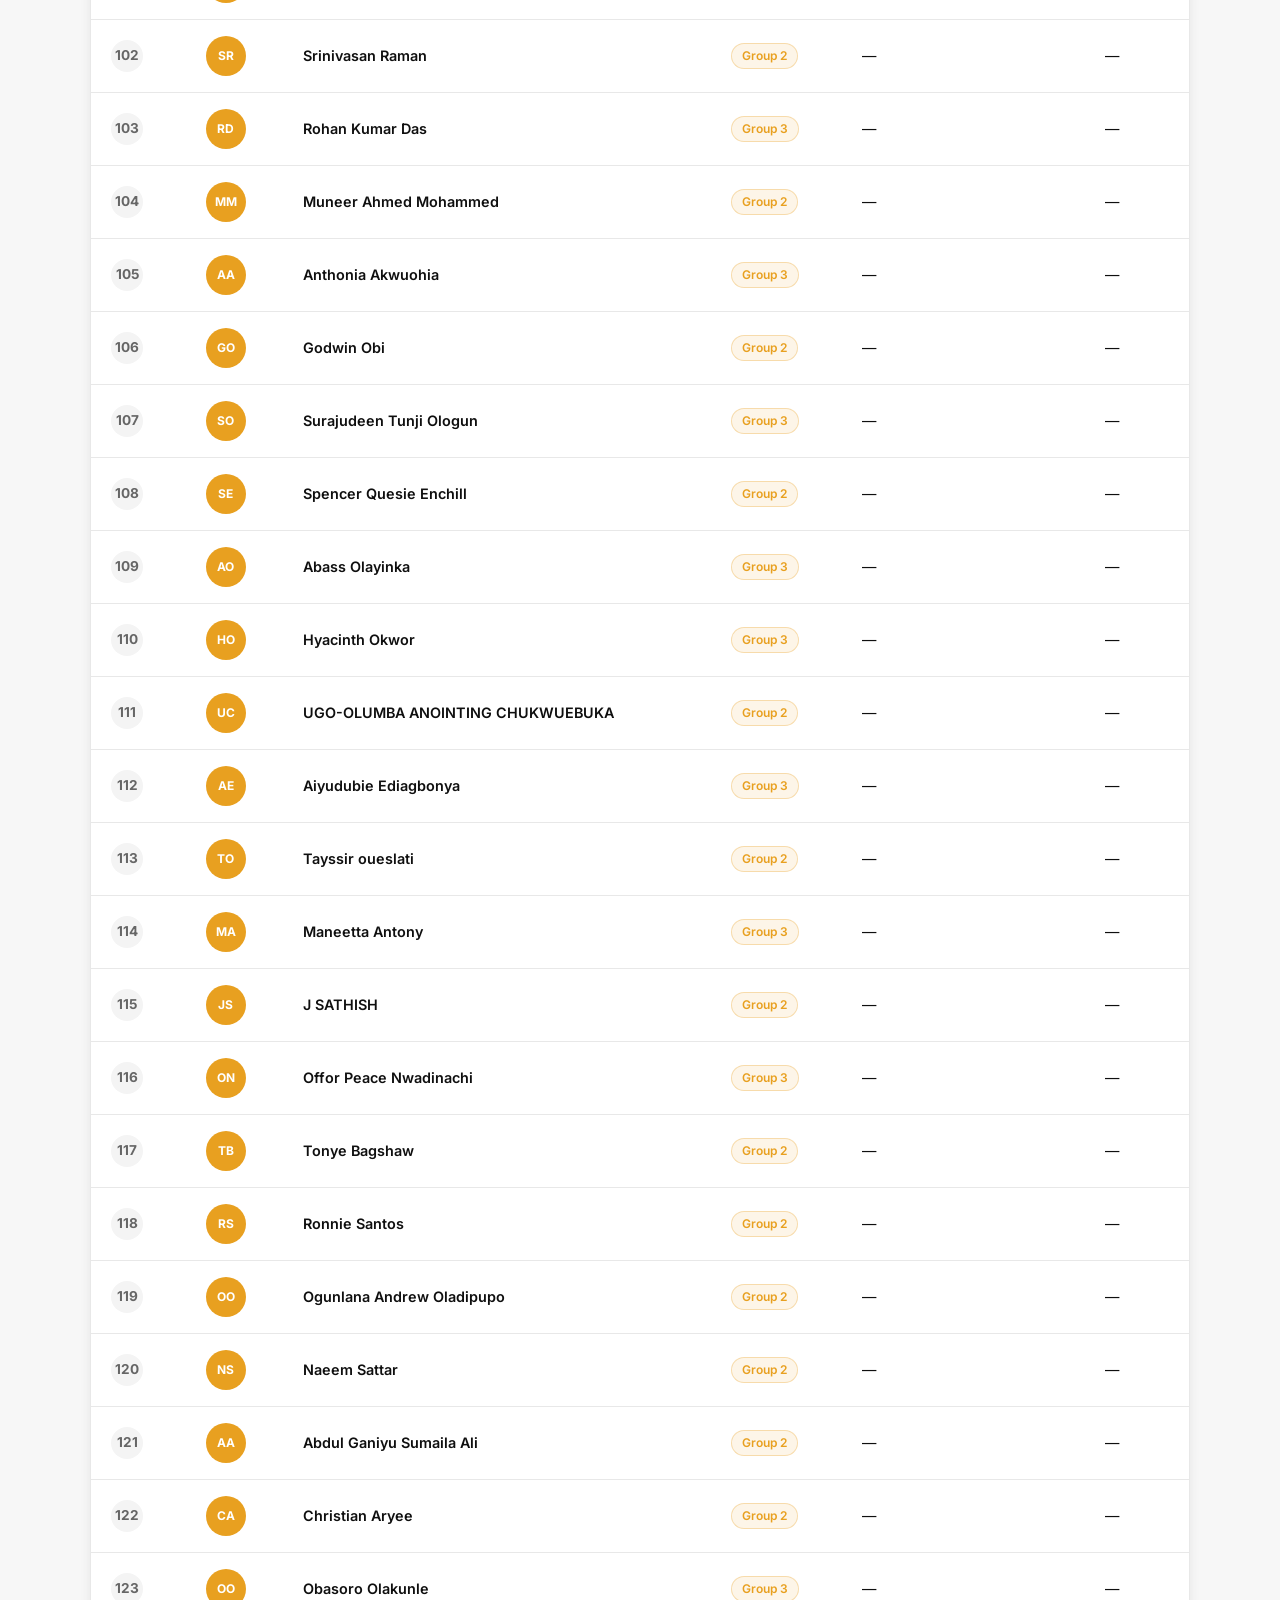
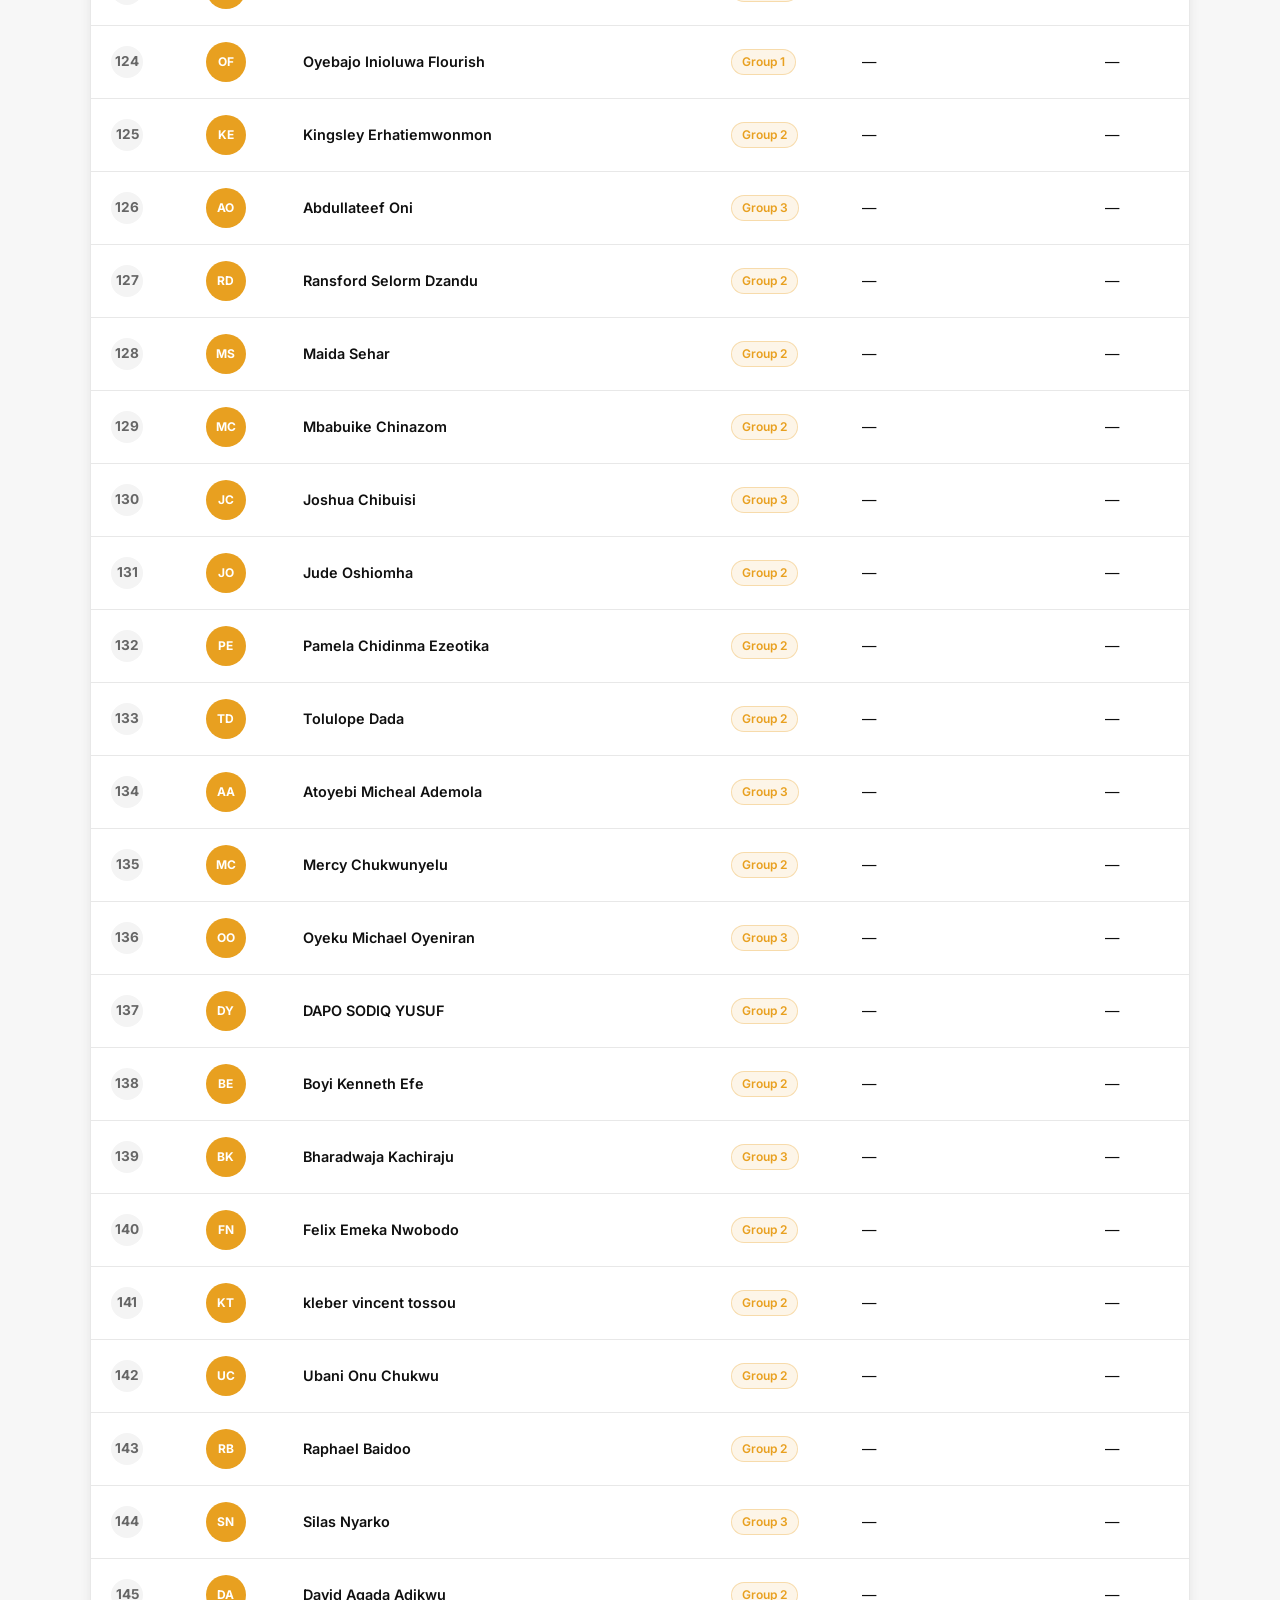
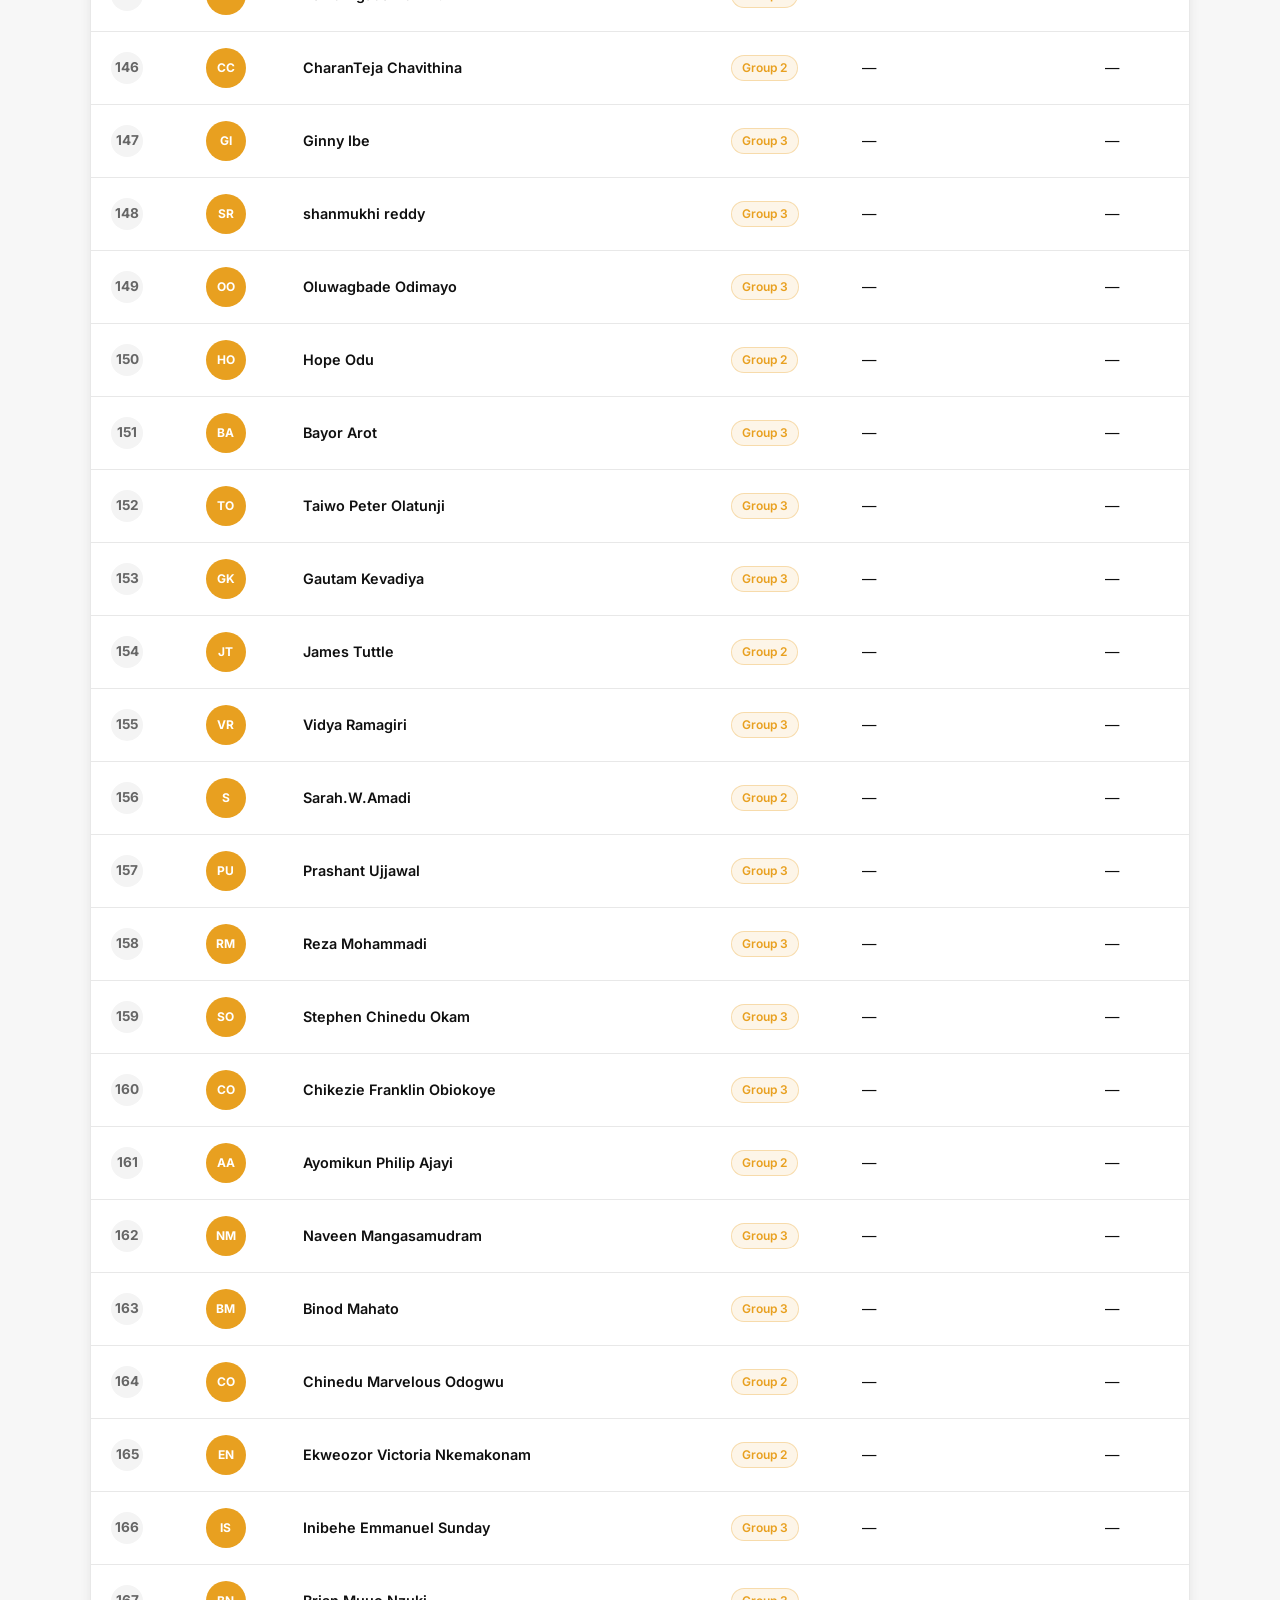
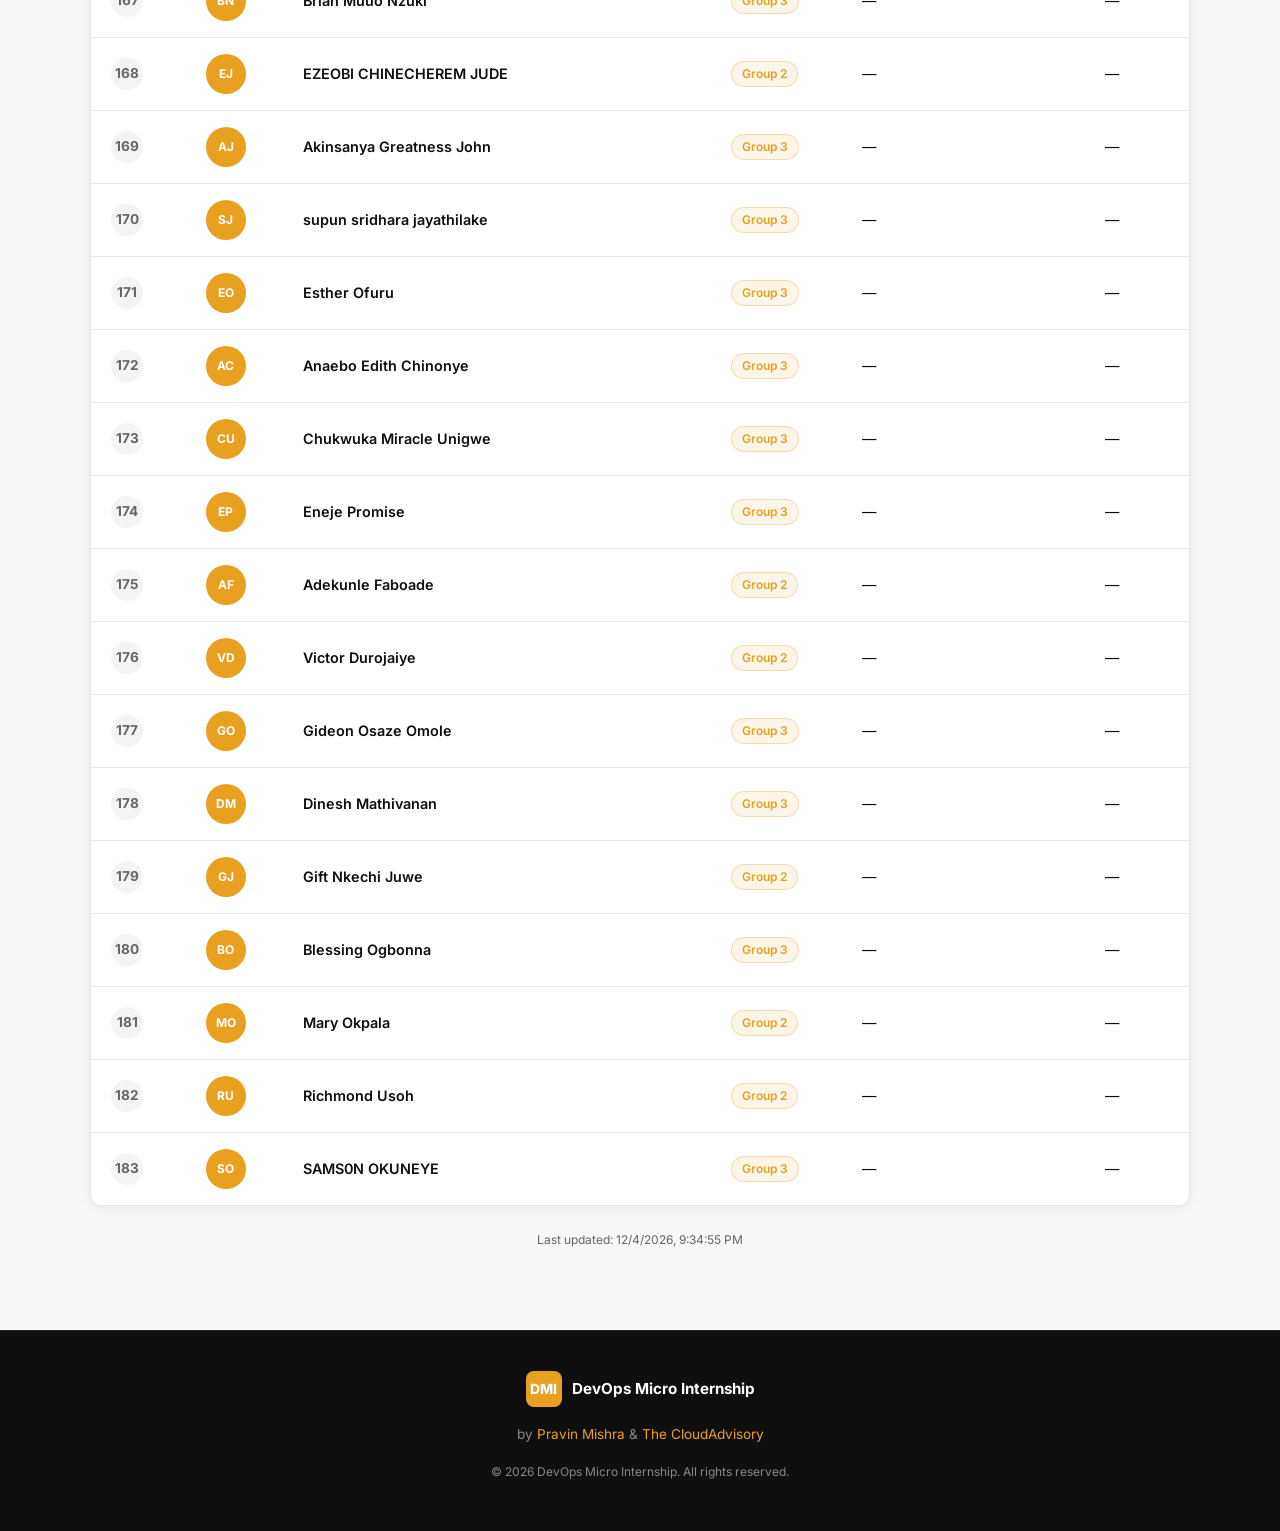
<file: leaderboard.html>
<!DOCTYPE html>
<html lang="en">
<head>
  <meta charset="UTF-8" />
  <meta name="viewport" content="width=device-width, initial-scale=1.0" />
  <title>Leaderboard — DMI</title>
  <meta name="description" content="Live leaderboard — DevOps Micro Internship by Pravin Mishra" />
  <link rel="stylesheet" href="styles.css" />
  <link rel="preconnect" href="https://fonts.googleapis.com" />
  <link href="https://fonts.googleapis.com/css2?family=Inter:wght@400;500;600;700;800&display=swap" rel="stylesheet" />
</head>
<body>

<nav id="navbar">
  <a href="index.html" class="nav-logo">
    <div class="logo-icon">DMI</div>
    <div>
      <div class="logo-text">DevOps Micro Internship</div>
      <div class="logo-sub">by Pravin Mishra</div>
    </div>
  </a>
  <ul class="nav-links" id="navLinks">
    <li><a href="index.html">Home</a></li>
    <li><a href="champion.html">Champion</a></li>
    <li><a href="leaderboard.html" class="active">Leaderboard</a></li>
    <li><a href="graduates.html">Graduates</a></li>
  </ul>
  <div class="nav-toggle" id="navToggle" aria-label="Toggle menu">
    <span></span><span></span><span></span>
  </div>
</nav>

<section class="leaderboard-section" style="padding: 4rem 2rem 5rem;">
  <div class="container">

    <div class="section-label">Cohort 3 · Live</div>
    <h2 class="section-title">Leaderboard</h2>
    <p class="section-sub">Updated after each Saturday session. Scores reflect assignments, LinkedIn posts, and blog contributions.</p>

    <!-- Score breakdown info -->
    <div style="display:flex;justify-content:center;gap:1rem;flex-wrap:wrap;margin-bottom:2.5rem;">
      <div style="background:var(--bg-card);border:1px solid var(--border);border-radius:8px;padding:10px 18px;font-size:0.8rem;text-align:center;">
        <div style="color:var(--accent);font-weight:700;">10 pts</div>
        <div style="color:var(--text-muted);">Per Attendance</div>
        <div style="color:var(--text-muted);font-size:0.7rem;">Morning · Mid · Evening</div>
      </div>
      <div style="background:var(--bg-card);border:1px solid var(--border);border-radius:8px;padding:10px 18px;font-size:0.8rem;text-align:center;">
        <div style="color:var(--accent);font-weight:700;">20 pts</div>
        <div style="color:var(--text-muted);">Per Assignment</div>
      </div>
      <div style="background:var(--bg-card);border:1px solid var(--border);border-radius:8px;padding:10px 18px;font-size:0.8rem;text-align:center;">
        <div style="color:var(--accent);font-weight:700;">10 pts</div>
        <div style="color:var(--text-muted);">Per LinkedIn Post</div>
        <div style="color:var(--text-muted);font-size:0.7rem;">Profile linked in table</div>
      </div>
      <div style="background:var(--bg-card);border:1px solid var(--border);border-radius:8px;padding:10px 18px;font-size:0.8rem;text-align:center;">
        <div style="color:var(--accent);font-weight:700;">30 pts</div>
        <div style="color:var(--text-muted);">Blog (optional)</div>
        <div style="color:var(--text-muted);font-size:0.7rem;">Link in table</div>
      </div>
    </div>

    <!-- Filters -->
    <div class="lb-filters">
      <button class="lb-filter-btn active" data-group="all">All Groups</button>
      <button class="lb-filter-btn" data-group="1">Group 1</button>
      <button class="lb-filter-btn" data-group="2">Group 2</button>
      <button class="lb-filter-btn" data-group="3">Group 3</button>
    </div>

    <!-- Search -->
    <div style="display:flex;justify-content:center;margin-bottom:2rem;">
      <input id="lbSearch" type="text" placeholder="Search by name…"
        style="background:var(--bg-card);border:1px solid var(--border);border-radius:100px;padding:10px 20px;color:var(--text);font-size:0.875rem;width:100%;max-width:340px;outline:none;transition:border-color 0.2s;"
        onfocus="this.style.borderColor='var(--accent)'" onblur="this.style.borderColor='var(--border)'">
    </div>

    <!-- Table -->
    <div id="lbLoading" class="lb-loading">
      <div class="lb-spinner"></div>
      Loading leaderboard…
    </div>

    <div id="lbContent" style="display:none;">
      <div class="lb-table-wrap">
        <table class="lb-table">
          <thead>
            <tr>
              <th>Rank</th>
              <th></th>
              <th>Student</th>
              <th>Group</th>
              <th>DMI GitHub Portfolio</th>
              <th>Total</th>
            </tr>
          </thead>
          <tbody id="lbBody"></tbody>
        </table>
      </div>
      <div id="lbEmpty" class="lb-empty" style="display:none;">No students found.</div>
      <p style="text-align:center;color:var(--text-muted);font-size:0.75rem;margin-top:1.5rem;" id="lbTimestamp"></p>
    </div>

  </div>
</section>

<footer>
  <a href="index.html" class="footer-logo">
    <div class="logo-icon">DMI</div>
    <span style="color:#fff;font-weight:700;font-size:0.95rem;">DevOps Micro Internship</span>
  </a>
  <p>by <a href="https://pravinmishra.com" target="_blank">Pravin Mishra</a> &amp; <a href="https://thecloudadvisory.com" target="_blank">The CloudAdvisory</a></p>
  <p style="margin-top:1rem; font-size:0.75rem;">&copy; 2026 DevOps Micro Internship. All rights reserved.</p>
</footer>

<script src="app.js"></script>
<script>
  // ── CONFIG ──────────────────────────────────────────────────────────────────
  // Replace with your actual published Google Sheet CSV URL.
  // In Google Sheets: File → Share → Publish to web → CSV → copy URL
  const SHEET_CSV_URL = 'data/leaderboard_cohort3.csv';
  // ────────────────────────────────────────────────────────────────────────────

  let allStudents = [];
  let activeGroup = 'all';
  let searchQuery = '';

  function parseCSV(text) {
    const lines = text.trim().split('\n');
    const rawHeaders = lines[0].split(',').map(h => h.trim().replace(/^"|"$/g, '').toLowerCase());
    return lines.slice(1).map(line => {
      const vals = line.match(/(".*?"|[^,\r\n]+)/g) || line.split(',');
      const obj = {};
      rawHeaders.forEach((h, i) => {
        obj[h] = (vals[i] || '').replace(/^"|"$/g, '').trim();
      });
      // normalise group: "DMI Cohort 2 Group #3" → "3", "Group 1" → "1"
      if (obj.group) {
        const m = obj.group.match(/#(\d+)/);
        if (m) obj.group = m[1];
        else {
          const m2 = obj.group.match(/(\d+)/);
          if (m2) obj.group = m2[1];
        }
      }
      // normalise total: remove commas "2,201" → 2201
      if (obj.total) obj.total = obj.total.replace(/,/g, '');
      return obj;
    }).filter(r => (r.name || r.Name || '').length > 0);
  }

  function calcTotal(s) {
    // CSV may have a pre-computed Total column, or separate breakdown columns
    if (s.total) return parseInt(s.total) || 0;
    return (parseInt(s.attendance) || 0) +
           (parseInt(s.assignments) || 0) +
           (parseInt(s.linkedin) || 0) +
           (parseInt(s.blog) || 0);
  }

  function rankClass(rank) {
    if (rank === 1) return 'rank-badge rank-1';
    if (rank === 2) return 'rank-badge rank-2';
    if (rank === 3) return 'rank-badge rank-3';
    return 'rank-badge rank-other';
  }

  function render() {
    let data = [...allStudents];
    if (activeGroup !== 'all') {
      data = data.filter(s => String(s.group) === String(activeGroup));
    }
    if (searchQuery) {
      data = data.filter(s => s.name.toLowerCase().includes(searchQuery));
    }

    data.sort((a, b) => calcTotal(b) - calcTotal(a));

    const tbody = document.getElementById('lbBody');
    const empty = document.getElementById('lbEmpty');

    if (data.length === 0) {
      tbody.innerHTML = '';
      empty.style.display = 'block';
      return;
    }

    empty.style.display = 'none';
    tbody.innerHTML = data.map((s, i) => {
      const total = calcTotal(s);
      const rank = i + 1;
      const nameParts = (s.name || '').trim().split(/\s+/);
      const initials = nameParts.length >= 2
        ? (nameParts[0][0] + nameParts[nameParts.length - 1][0]).toUpperCase()
        : (s.name || '?')[0].toUpperCase();
      const avatarCell = s.photo
        ? `<img src="${escHtml(s.photo)}" alt="${escHtml(s.name)}" style="width:40px;height:40px;border-radius:50%;object-fit:cover;">`
        : `<div style="width:40px;height:40px;border-radius:50%;background:var(--accent);display:flex;align-items:center;justify-content:center;font-weight:700;font-size:0.75rem;color:#fff;flex-shrink:0;">${initials}</div>`;
      const portfolioUrl = s.portfolio || s['dmi github portfolio'] || s.github || '';
      const portfolioCell = portfolioUrl
        ? `<a href="${escHtml(portfolioUrl)}" target="_blank" rel="noopener" style="color:var(--accent);text-decoration:none;font-size:0.82rem;">View →</a>`
        : '—';
      const totalDisplay = total > 0 ? `<span class="total-marks">${total}</span>` : '—';
      return `
        <tr>
          <td><div class="${rankClass(rank)}">${rank}</div></td>
          <td>${avatarCell}</td>
          <td><div class="student-name">${escHtml(s.name)}</div></td>
          <td><span class="group-pill">Group ${escHtml(s.group)}</span></td>
          <td>${portfolioCell}</td>
          <td>${totalDisplay}</td>
        </tr>
      `;
    }).join('');
  }

  function escHtml(str) {
    if (!str) return '';
    return str.replace(/&/g,'&amp;').replace(/</g,'&lt;').replace(/>/g,'&gt;').replace(/"/g,'&quot;');
  }

  // Load data
  fetch(SHEET_CSV_URL + '?t=' + Date.now())
    .then(r => r.text())
    .then(text => {
      allStudents = parseCSV(text);
      document.getElementById('lbLoading').style.display = 'none';
      document.getElementById('lbContent').style.display = 'block';
      document.getElementById('lbTimestamp').textContent = 'Last updated: ' + new Date().toLocaleString();
      render();
    })
    .catch(() => {
      document.getElementById('lbLoading').innerHTML =
        '<p style="color:var(--text-muted)">Leaderboard data not available yet. Check back after the first session!</p>';
    });

  // Group filter
  document.querySelectorAll('.lb-filter-btn').forEach(btn => {
    btn.addEventListener('click', () => {
      document.querySelectorAll('.lb-filter-btn').forEach(b => b.classList.remove('active'));
      btn.classList.add('active');
      activeGroup = btn.dataset.group;
      render();
    });
  });

  // Search
  document.getElementById('lbSearch').addEventListener('input', e => {
    searchQuery = e.target.value.toLowerCase().trim();
    render();
  });
</script>
</body>
</html>
</file>
<file: styles.css>
/* DMI — DevOps Micro Internship | dmi.pravinmishra.com */

:root {
  --bg: #ffffff;
  --bg-section: #f7f7f7;
  --bg-card: #ffffff;
  --bg-card2: #f4f4f4;
  --accent: #E8A020;
  --accent-hover: #d4911a;
  --accent-light: rgba(232,160,32,0.1);
  --accent-border: rgba(232,160,32,0.3);
  --text: #0f0f0f;
  --text-muted: #666666;
  --border: #e8e8e8;
  --shadow: 0 2px 12px rgba(0,0,0,0.07);
  --shadow-hover: 0 6px 24px rgba(0,0,0,0.12);
  --radius: 12px;
  --font: 'Inter', -apple-system, BlinkMacSystemFont, 'Segoe UI', sans-serif;
}

* { margin: 0; padding: 0; box-sizing: border-box; }
html { scroll-behavior: smooth; }

body {
  background: var(--bg);
  color: var(--text);
  font-family: var(--font);
  font-size: 1rem;
  line-height: 1.7;
  min-height: 100vh;
}

/* NAV */
nav {
  position: sticky;
  top: 0;
  z-index: 100;
  background: rgba(255,255,255,0.95);
  backdrop-filter: blur(12px);
  border-bottom: 1px solid var(--border);
  padding: 0 2rem;
  display: flex;
  align-items: center;
  justify-content: space-between;
  height: 64px;
  box-shadow: 0 1px 8px rgba(0,0,0,0.05);
}

.nav-logo {
  display: flex;
  align-items: center;
  gap: 10px;
  text-decoration: none;
}

.nav-logo .logo-icon {
  width: 40px;
  height: 40px;
  background: var(--accent);
  border-radius: 10px;
  display: flex;
  align-items: center;
  justify-content: center;
  font-weight: 800;
  font-size: 14px;
  color: #fff;
  letter-spacing: -0.5px;
}

.nav-logo .logo-text {
  font-weight: 700;
  font-size: 0.95rem;
  color: var(--text);
  line-height: 1.2;
}

.nav-logo .logo-sub {
  font-size: 0.65rem;
  color: var(--text-muted);
  font-weight: 400;
}

.nav-links {
  display: flex;
  align-items: center;
  gap: 0.25rem;
  list-style: none;
}

.nav-links a {
  color: var(--text-muted);
  text-decoration: none;
  font-size: 0.875rem;
  font-weight: 500;
  padding: 0.5rem 0.875rem;
  border-radius: 8px;
  transition: all 0.2s;
}

.nav-links a:hover { color: var(--text); background: var(--bg-card2); }
.nav-links a.active { color: var(--accent); font-weight: 600; }

.nav-toggle {
  display: none;
  flex-direction: column;
  gap: 5px;
  cursor: pointer;
  padding: 4px;
}

.nav-toggle span {
  width: 24px;
  height: 2px;
  background: var(--text);
  border-radius: 2px;
  transition: all 0.3s;
}

/* HERO */
.hero {
  padding: 5rem 2rem 4rem;
  text-align: center;
  max-width: 860px;
  margin: 0 auto;
}

.hero-badge {
  display: inline-flex;
  align-items: center;
  gap: 8px;
  background: var(--accent-light);
  border: 1px solid var(--accent-border);
  border-radius: 100px;
  padding: 6px 16px;
  font-size: 0.8rem;
  color: var(--accent);
  font-weight: 600;
  margin-bottom: 2rem;
}

.hero-badge .dot {
  width: 7px;
  height: 7px;
  background: var(--accent);
  border-radius: 50%;
  animation: pulse 2s infinite;
}

@keyframes pulse {
  0%, 100% { opacity: 1; }
  50% { opacity: 0.4; }
}

.hero h1 {
  font-size: clamp(2.2rem, 5vw, 3.5rem);
  font-weight: 800;
  line-height: 1.15;
  margin-bottom: 1.25rem;
  letter-spacing: -1.5px;
  color: var(--text);
}

.hero h1 .line-yellow { color: var(--accent); }
.hero h1 .line-teal { color: #3b82f6; }
.hero h1 .line-green { color: #22c55e; }

.hero p {
  font-size: 1.1rem;
  color: var(--text-muted);
  max-width: 560px;
  margin: 0 auto 2.5rem;
  font-weight: 400;
}

.hero-stats {
  display: flex;
  justify-content: center;
  gap: 3rem;
  flex-wrap: wrap;
  margin-top: 3rem;
  padding-top: 3rem;
  border-top: 1px solid var(--border);
}

.stat { text-align: center; }

.stat .num {
  font-size: 1.75rem;
  font-weight: 800;
  color: var(--accent);
  display: block;
  letter-spacing: -0.5px;
}

.stat .label {
  font-size: 0.8rem;
  color: var(--text-muted);
  font-weight: 500;
}

/* SECTIONS */
section { padding: 5rem 2rem; }

.container { max-width: 1100px; margin: 0 auto; }

.section-label {
  text-align: center;
  font-size: 0.72rem;
  font-weight: 700;
  letter-spacing: 2.5px;
  text-transform: uppercase;
  color: var(--accent);
  margin-bottom: 0.6rem;
}

.section-title {
  text-align: center;
  font-size: clamp(1.6rem, 3vw, 2.25rem);
  font-weight: 800;
  margin-bottom: 0.75rem;
  letter-spacing: -0.75px;
  color: var(--text);
}

.section-sub {
  text-align: center;
  color: var(--text-muted);
  font-size: 1rem;
  margin-bottom: 3rem;
  max-width: 560px;
  margin-left: auto;
  margin-right: auto;
  font-weight: 400;
}

/* CARDS */
.cards {
  display: grid;
  grid-template-columns: repeat(auto-fit, minmax(260px, 1fr));
  gap: 1.5rem;
}

.card {
  background: var(--bg-card);
  border: 1px solid var(--border);
  border-radius: var(--radius);
  padding: 1.75rem;
  box-shadow: var(--shadow);
  transition: box-shadow 0.2s, transform 0.2s, border-color 0.2s;
}

.card:hover {
  box-shadow: var(--shadow-hover);
  transform: translateY(-2px);
  border-color: var(--accent);
}

.card-icon {
  width: 44px;
  height: 44px;
  background: var(--accent-light);
  border-radius: 10px;
  display: flex;
  align-items: center;
  justify-content: center;
  font-size: 1.25rem;
  margin-bottom: 1rem;
}

.card h3 { font-size: 1rem; font-weight: 700; margin-bottom: 0.5rem; color: var(--text); }
.card p { font-size: 0.875rem; color: var(--text-muted); line-height: 1.6; }

/* CHAMPION */
.champion-section {
  background: var(--bg-section);
  border-top: 1px solid var(--border);
  border-bottom: 1px solid var(--border);
}

.champion-card {
  max-width: 700px;
  margin: 0 auto;
  background: var(--bg-card);
  border: 2px solid var(--accent);
  border-radius: 16px;
  overflow: hidden;
  box-shadow: var(--shadow-hover);
}

.champion-header {
  background: var(--accent);
  padding: 1rem 1.5rem;
  display: flex;
  align-items: center;
  justify-content: space-between;
}

.champion-header h3 {
  color: #fff;
  font-weight: 700;
  font-size: 0.875rem;
  text-transform: uppercase;
  letter-spacing: 1px;
}

.champion-week {
  background: rgba(255,255,255,0.25);
  color: #fff;
  padding: 4px 12px;
  border-radius: 100px;
  font-size: 0.75rem;
  font-weight: 700;
}

.champion-body {
  padding: 2rem;
  display: flex;
  align-items: center;
  gap: 2rem;
}

.champion-photo {
  width: 100px;
  height: 100px;
  border-radius: 50%;
  border: 3px solid var(--accent);
  object-fit: cover;
  background: var(--bg-card2);
  flex-shrink: 0;
  display: flex;
  align-items: center;
  justify-content: center;
  font-size: 2.5rem;
}

.champion-info h2 { font-size: 1.4rem; font-weight: 800; margin-bottom: 0.25rem; }

.champion-info .group-tag {
  display: inline-block;
  background: var(--bg-card2);
  border: 1px solid var(--border);
  border-radius: 100px;
  padding: 3px 12px;
  font-size: 0.75rem;
  color: var(--text-muted);
  margin-bottom: 0.75rem;
  font-weight: 500;
}

.champion-info .achievement { font-size: 0.9rem; color: var(--text-muted); line-height: 1.5; }

.champion-marks { margin-top: 1rem; display: flex; gap: 1rem; }

.mark-badge {
  background: var(--bg-card2);
  border: 1px solid var(--border);
  border-radius: 8px;
  padding: 0.5rem 1rem;
  text-align: center;
}

.mark-badge .val { font-size: 1.1rem; font-weight: 800; color: var(--accent); display: block; }
.mark-badge .lbl { font-size: 0.7rem; color: var(--text-muted); font-weight: 500; }

/* LEADERBOARD */
.leaderboard-section { background: var(--bg-section); }

.lb-filters {
  display: flex;
  justify-content: center;
  gap: 0.75rem;
  margin-bottom: 2rem;
  flex-wrap: wrap;
}

.lb-filter-btn {
  background: var(--bg-card);
  border: 1px solid var(--border);
  color: var(--text-muted);
  padding: 8px 20px;
  border-radius: 100px;
  font-size: 0.85rem;
  cursor: pointer;
  transition: all 0.2s;
  font-weight: 500;
  font-family: var(--font);
}

.lb-filter-btn:hover,
.lb-filter-btn.active {
  background: var(--accent);
  border-color: var(--accent);
  color: #fff;
  font-weight: 700;
}

.lb-loading { text-align: center; padding: 3rem; color: var(--text-muted); }

.lb-spinner {
  width: 36px;
  height: 36px;
  border: 3px solid var(--border);
  border-top-color: var(--accent);
  border-radius: 50%;
  animation: spin 0.8s linear infinite;
  margin: 0 auto 1rem;
}

@keyframes spin { to { transform: rotate(360deg); } }

.lb-table-wrap {
  overflow-x: auto;
  border-radius: var(--radius);
  border: 1px solid var(--border);
  box-shadow: var(--shadow);
  background: var(--bg-card);
}

.lb-table { width: 100%; border-collapse: collapse; font-size: 0.9rem; }

.lb-table thead tr { background: var(--bg-card2); }

.lb-table th {
  padding: 1rem 1.25rem;
  text-align: left;
  font-size: 0.72rem;
  text-transform: uppercase;
  letter-spacing: 1px;
  color: var(--text-muted);
  font-weight: 700;
  white-space: nowrap;
}

.lb-table td {
  padding: 1rem 1.25rem;
  border-top: 1px solid var(--border);
  vertical-align: middle;
}

.lb-table tbody tr { background: var(--bg-card); transition: background 0.15s; }
.lb-table tbody tr:hover { background: var(--bg-section); }

.rank-badge {
  width: 32px;
  height: 32px;
  border-radius: 50%;
  display: flex;
  align-items: center;
  justify-content: center;
  font-weight: 700;
  font-size: 0.85rem;
}

.rank-1 { background: #FFD700; color: #5a3e00; }
.rank-2 { background: #d0d0d0; color: #444; }
.rank-3 { background: #e8a87c; color: #5a2e00; }
.rank-other { background: var(--bg-card2); color: var(--text-muted); }

.student-name { font-weight: 600; color: var(--text); }

.group-pill {
  display: inline-block;
  background: var(--accent-light);
  border: 1px solid var(--accent-border);
  border-radius: 100px;
  padding: 2px 10px;
  font-size: 0.75rem;
  color: var(--accent);
  font-weight: 600;
}

.total-marks { font-weight: 800; color: var(--accent); font-size: 1rem; }
.feedback-text { font-size: 0.8rem; color: var(--text-muted); max-width: 200px; }
.lb-empty { text-align: center; padding: 3rem; color: var(--text-muted); font-size: 0.9rem; }

/* GRADUATES */
.graduates-section { background: var(--bg-section); }

.cohort-tabs {
  display: flex;
  justify-content: center;
  gap: 0.5rem;
  margin-bottom: 2.5rem;
}

.cohort-tab {
  background: var(--bg-card);
  border: 1px solid var(--border);
  color: var(--text-muted);
  padding: 10px 28px;
  border-radius: 100px;
  font-size: 0.875rem;
  cursor: pointer;
  transition: all 0.2s;
  font-weight: 600;
  font-family: var(--font);
  box-shadow: var(--shadow);
}

.cohort-tab:hover,
.cohort-tab.active {
  background: var(--accent);
  border-color: var(--accent);
  color: #fff;
}

.graduates-grid {
  display: grid;
  grid-template-columns: repeat(auto-fill, minmax(180px, 1fr));
  gap: 1.25rem;
}

.grad-card {
  background: var(--bg-card);
  border: 1px solid var(--border);
  border-radius: var(--radius);
  padding: 1.5rem 1rem;
  text-align: center;
  box-shadow: var(--shadow);
  transition: box-shadow 0.2s, transform 0.2s, border-color 0.2s;
}

.grad-card:hover {
  box-shadow: var(--shadow-hover);
  transform: translateY(-2px);
  border-color: var(--accent);
}

.grad-avatar {
  width: 72px;
  height: 72px;
  border-radius: 50%;
  background: var(--accent-light);
  border: 2px solid var(--accent-border);
  margin: 0 auto 1rem;
  display: flex;
  align-items: center;
  justify-content: center;
  font-size: 1.4rem;
  font-weight: 700;
  color: var(--accent);
  overflow: hidden;
}

.grad-avatar img { width: 100%; height: 100%; object-fit: cover; }
.grad-name { font-weight: 700; font-size: 0.9rem; margin-bottom: 0.25rem; color: var(--text); }
.grad-group { font-size: 0.75rem; color: var(--text-muted); margin-bottom: 0.5rem; font-weight: 500; }

.grad-badge {
  display: inline-block;
  background: var(--accent-light);
  border: 1px solid var(--accent-border);
  color: var(--accent);
  border-radius: 100px;
  padding: 2px 10px;
  font-size: 0.7rem;
  font-weight: 700;
}

/* FOOTER */
footer {
  background: #0f0f0f;
  border-top: 1px solid #222;
  padding: 2.5rem 2rem;
  text-align: center;
}

.footer-logo {
  display: flex;
  align-items: center;
  justify-content: center;
  gap: 10px;
  margin-bottom: 1rem;
  text-decoration: none;
}

.footer-logo .logo-icon {
  width: 36px;
  height: 36px;
  background: var(--accent);
  border-radius: 8px;
  display: flex;
  align-items: center;
  justify-content: center;
  font-weight: 800;
  font-size: 14px;
  color: #fff;
}

footer p { color: #888; font-size: 0.85rem; margin-bottom: 0.5rem; }
footer a { color: var(--accent); text-decoration: none; }
footer a:hover { text-decoration: underline; }

/* STATS BAR (graduates) */
.stats-bar {
  display: flex;
  justify-content: center;
  gap: 2rem;
  flex-wrap: wrap;
  margin-bottom: 2.5rem;
  padding: 1.75rem 2rem;
  background: var(--bg-card);
  border: 1px solid var(--border);
  border-radius: var(--radius);
  box-shadow: var(--shadow);
  user-select: none;
}

.stats-bar .stat .num { font-size: 1.5rem; }

.country-flags {
  display: flex;
  justify-content: center;
  flex-wrap: wrap;
  gap: 0.5rem;
  margin-bottom: 2rem;
}

.country-chip {
  background: var(--bg-card);
  border: 1px solid var(--border);
  border-radius: 100px;
  padding: 4px 14px;
  font-size: 0.78rem;
  color: var(--text-muted);
  cursor: pointer;
  transition: all 0.2s;
  font-weight: 500;
  font-family: var(--font);
}

.country-chip:hover,
.country-chip.active {
  border-color: var(--accent);
  color: var(--accent);
  background: var(--accent-light);
  font-weight: 600;
}

/* RESPONSIVE */
@media (max-width: 768px) {
  .nav-links {
    display: none;
    position: absolute;
    top: 64px;
    left: 0;
    right: 0;
    background: var(--bg);
    border-bottom: 1px solid var(--border);
    padding: 1rem;
    flex-direction: column;
    align-items: stretch;
    gap: 0.25rem;
    box-shadow: 0 4px 12px rgba(0,0,0,0.08);
  }

  .nav-links.open { display: flex; }
  .nav-links a { padding: 0.75rem 1rem; }
  .nav-toggle { display: flex; }

  .champion-body { flex-direction: column; text-align: center; }
  .champion-marks { justify-content: center; }
  .hero-stats { gap: 2rem; }

  .lb-table th:nth-child(4),
  .lb-table td:nth-child(4),
  .lb-table th:nth-child(5),
  .lb-table td:nth-child(5) {
    display: none;
  }

  section { padding: 3rem 1.25rem; }
}
</file>
